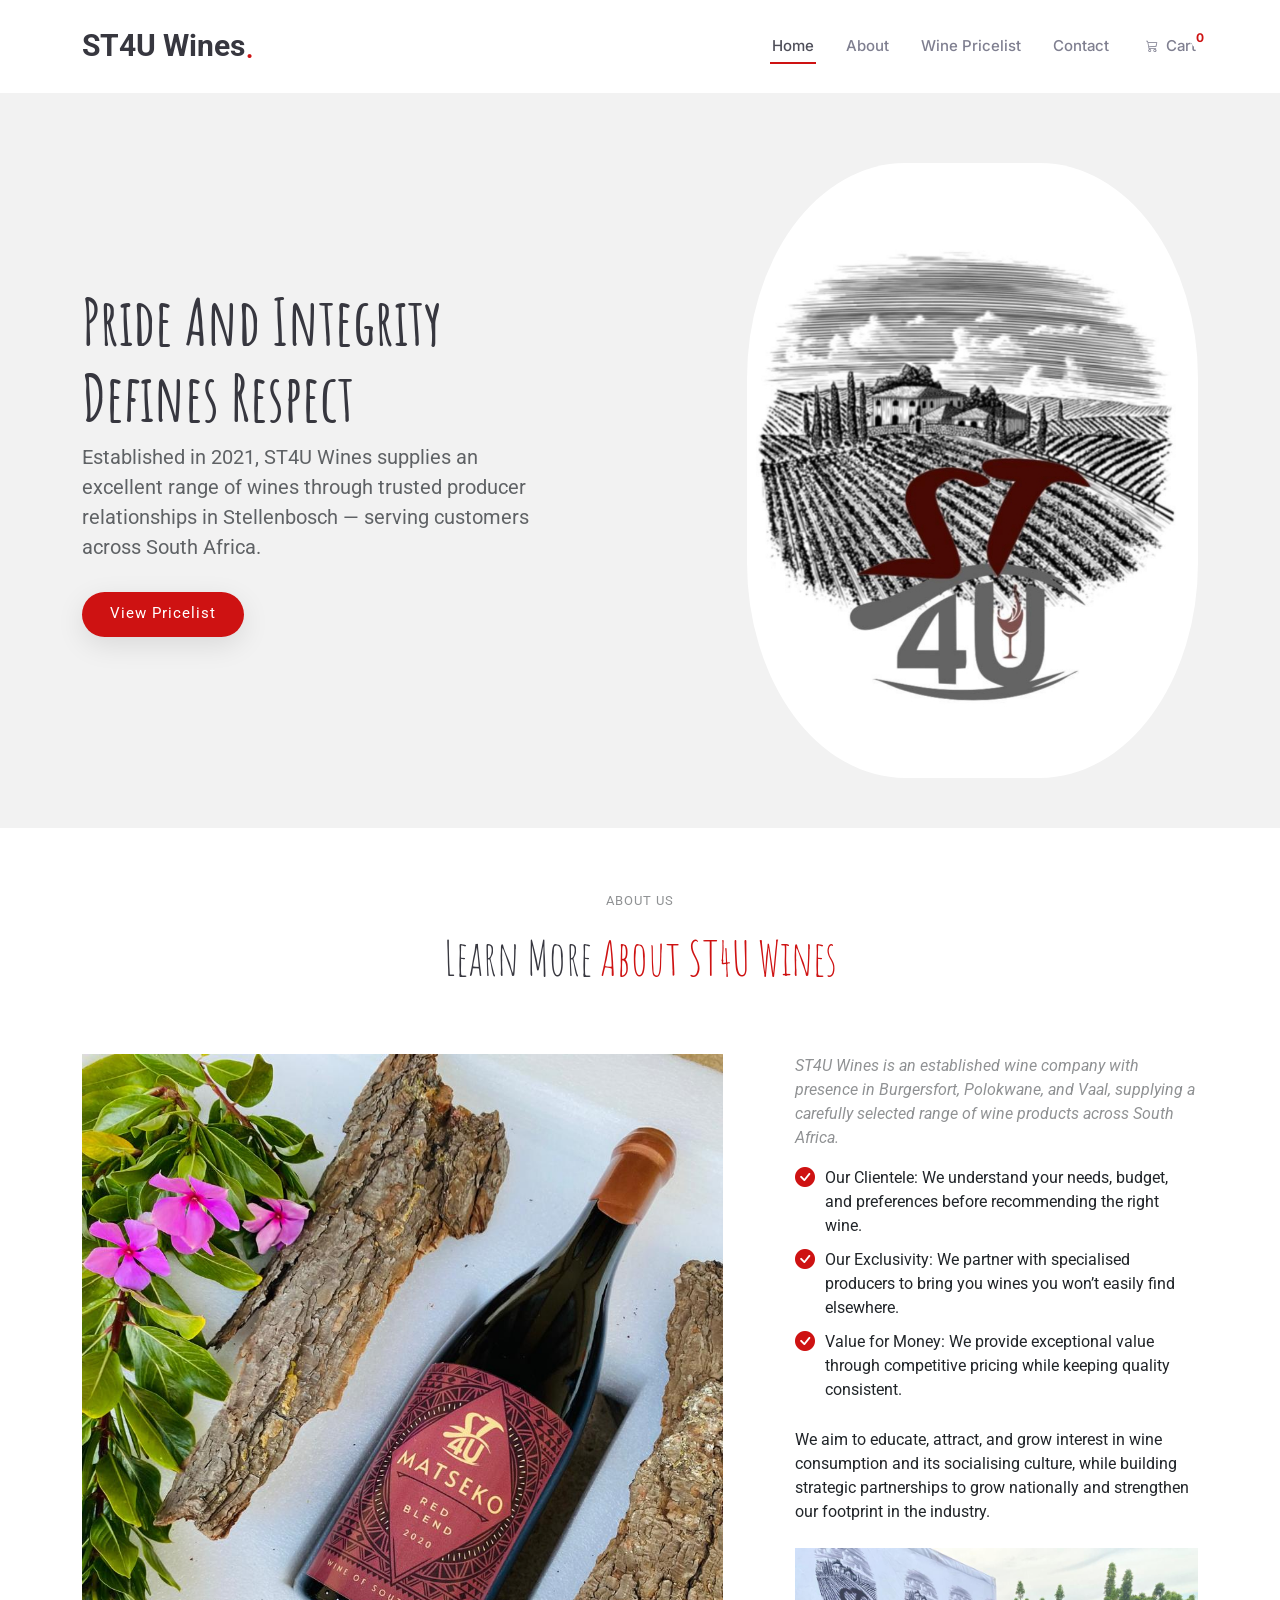
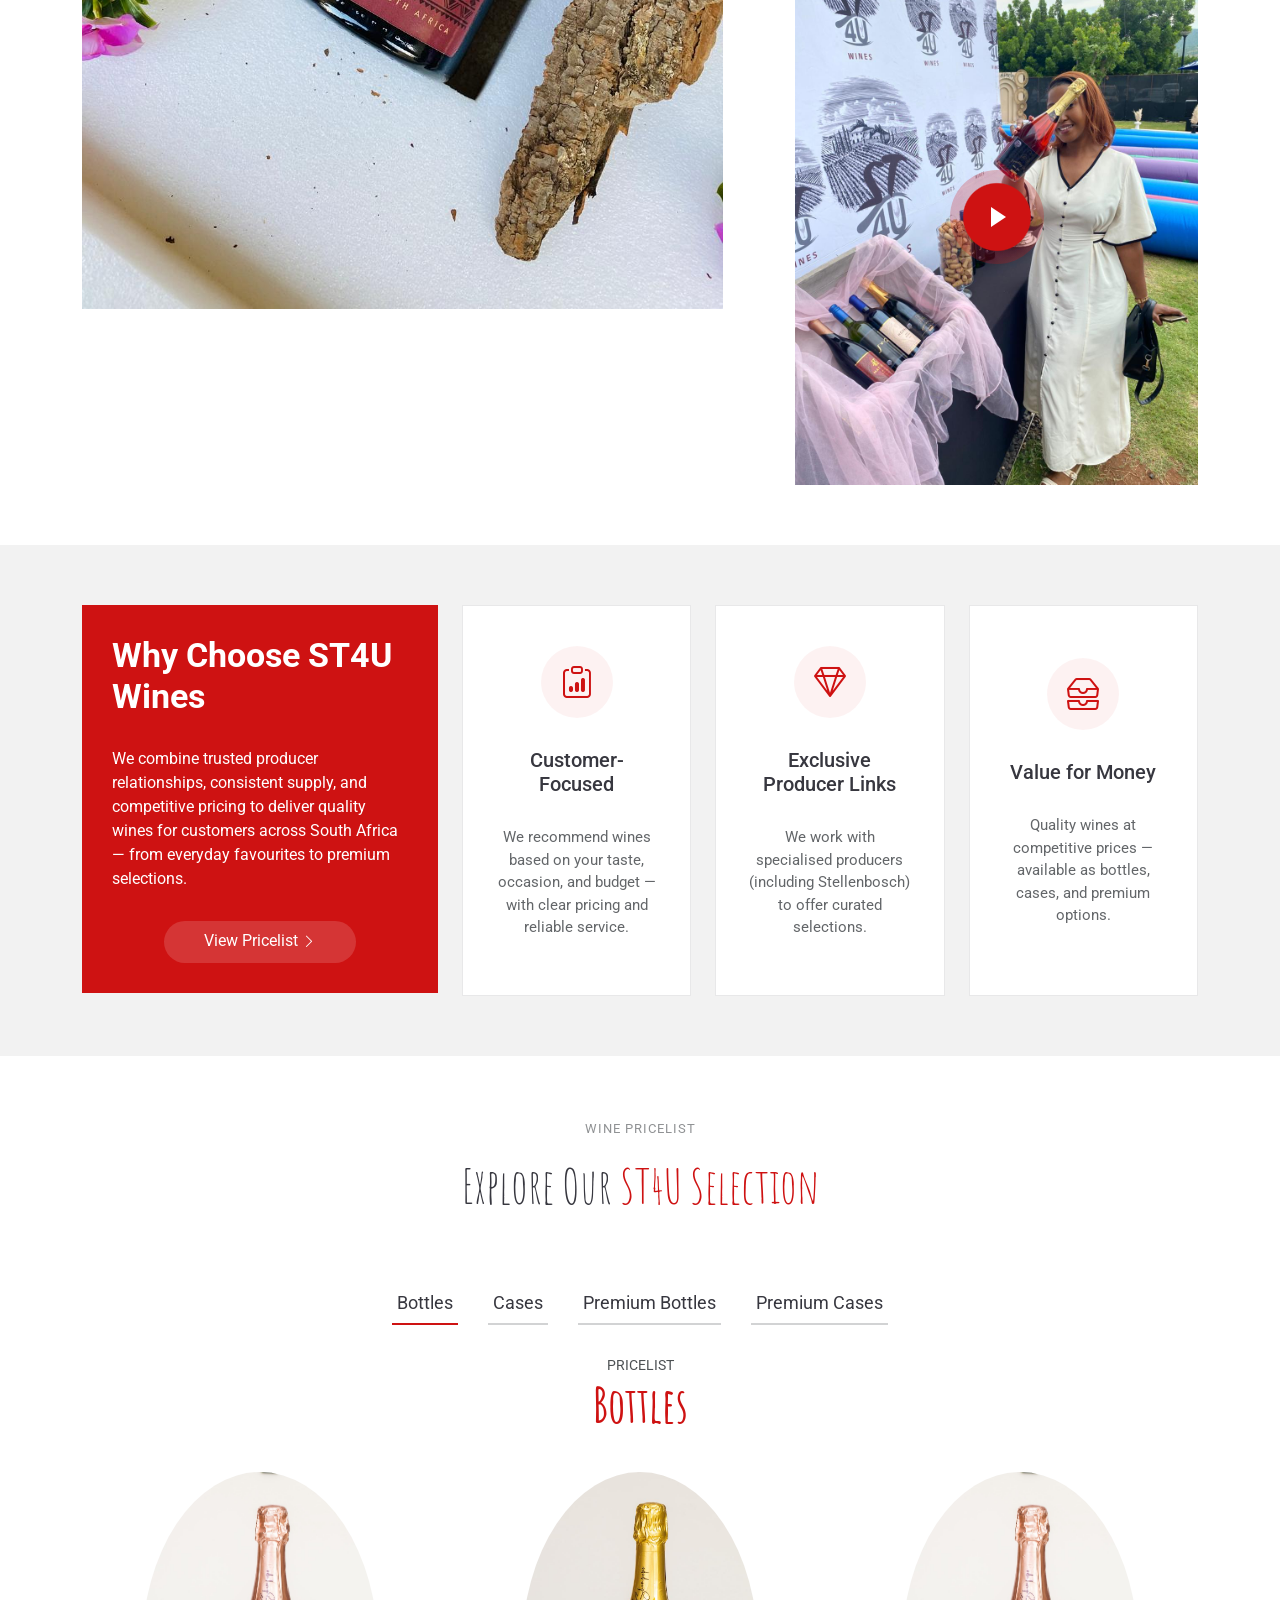
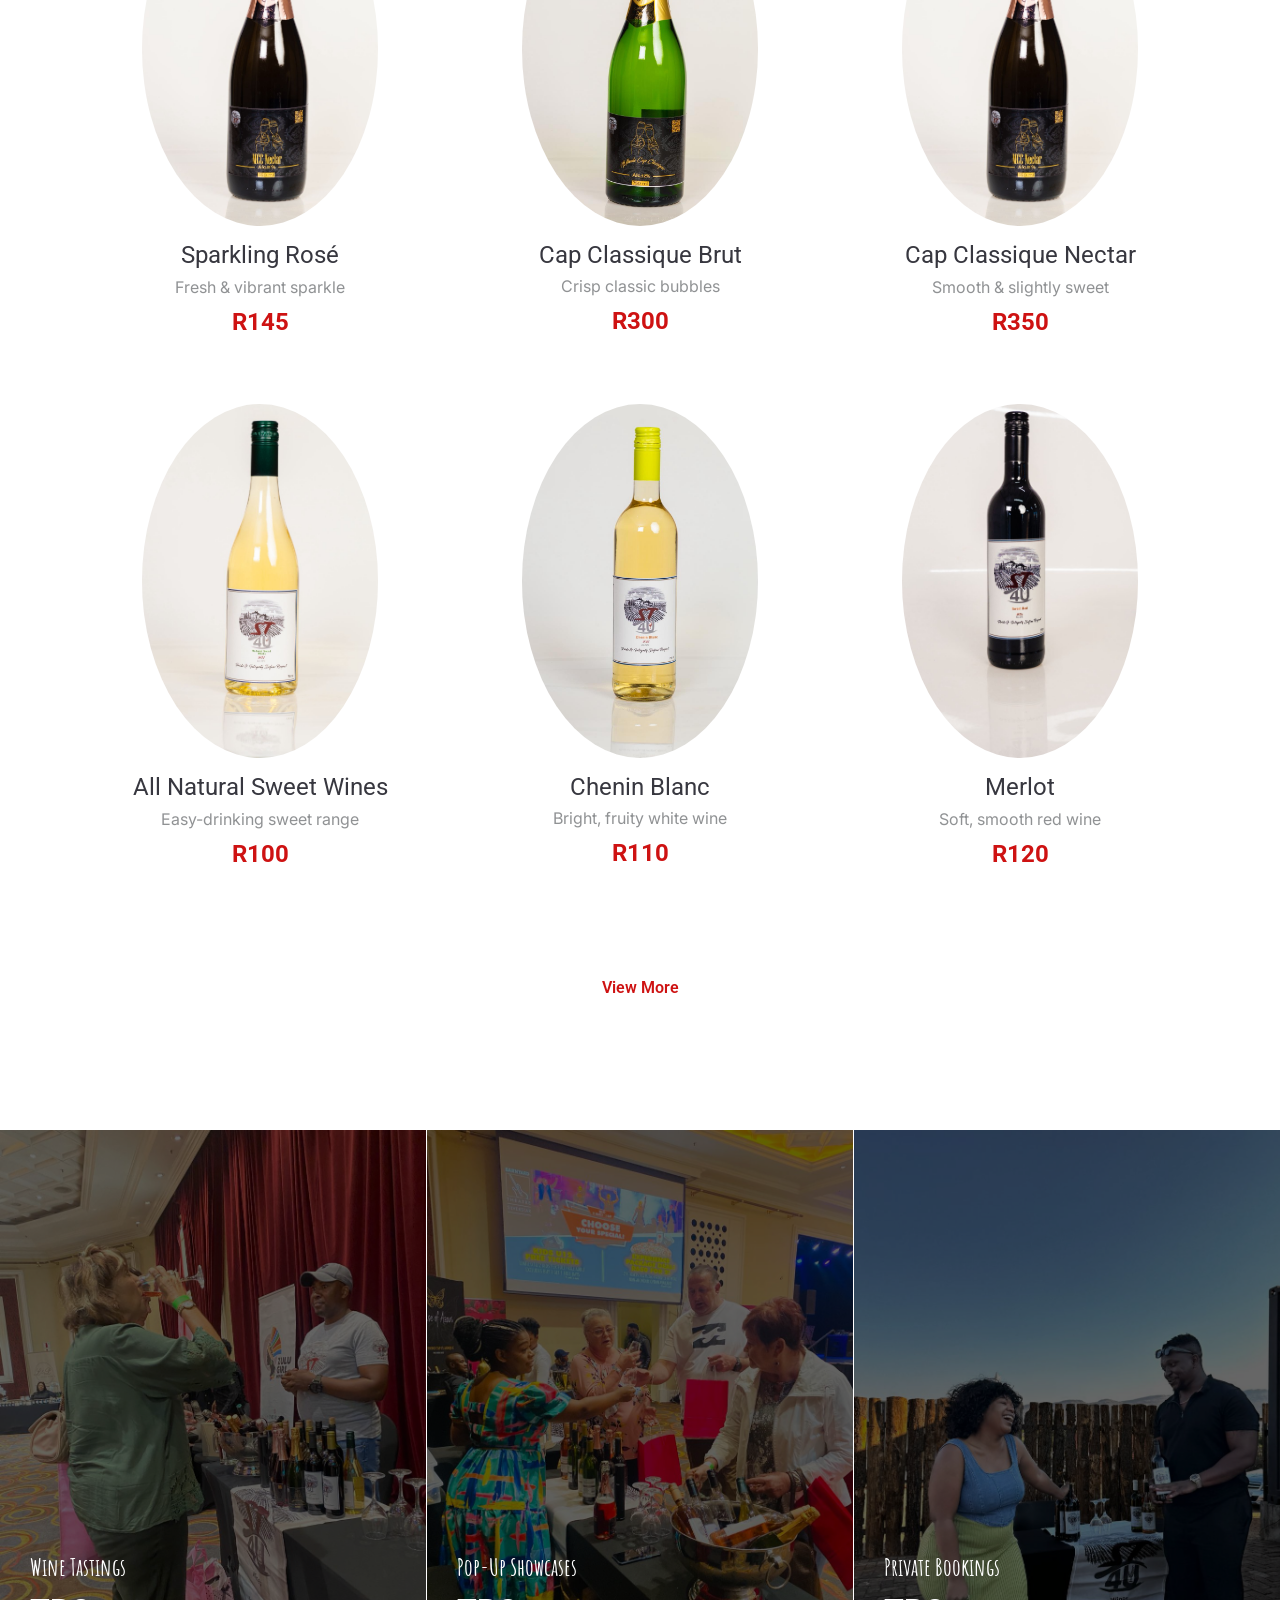
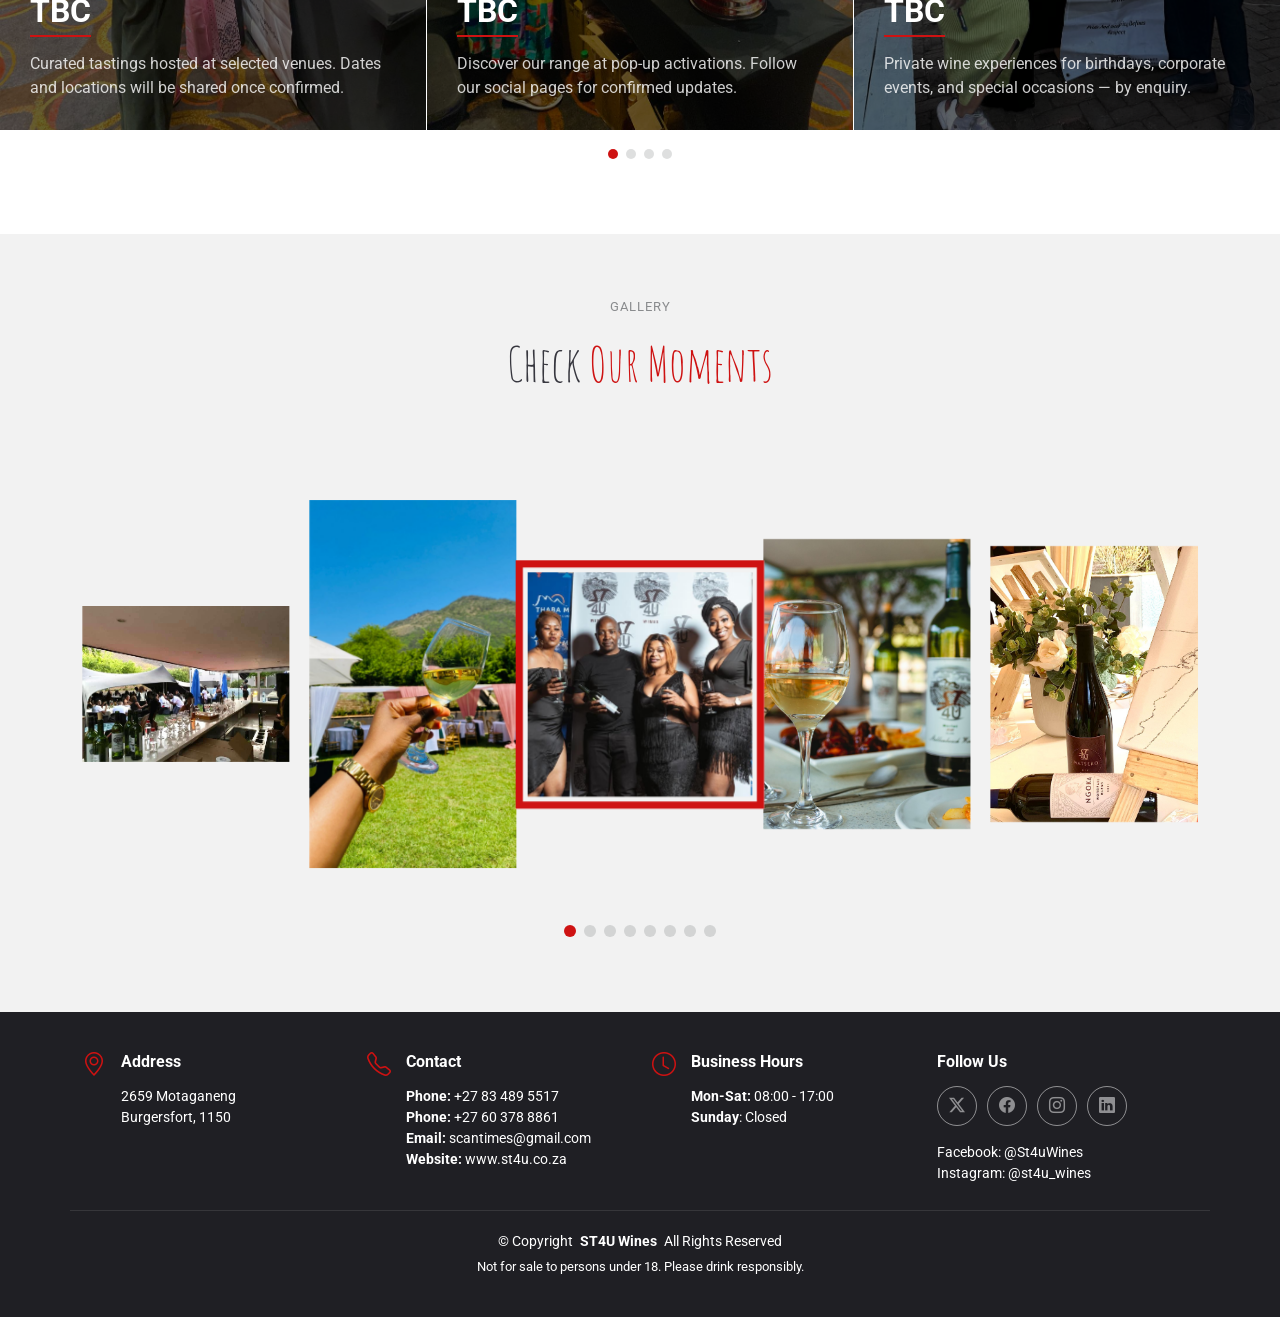
<file: index.html>
<!DOCTYPE html>
<html lang="en">

<head>
  <meta charset="utf-8">
  <meta content="width=device-width, initial-scale=1.0" name="viewport">
  <title>Home - ST4U Wines</title>
  <meta name="description" content="ST4U Wines - Exclusive wines from Stellenbosch producers. Bottles, cases, and premium range.">
  <meta name="keywords" content="ST4U Wines, wine, Stellenbosch, Cap Classique, Chenin Blanc, Merlot, Cabernet Sauvignon, South Africa">

  <!-- Favicons -->
  <link href="assets/img/gallery/logo.jpg" rel="icon">
  <link href="assets/img/gallery/logo.jpg" rel="apple-touch-icon">

  <!-- Fonts -->
  <link href="https://fonts.googleapis.com" rel="preconnect">
  <link href="https://fonts.gstatic.com" rel="preconnect" crossorigin>
  <link href="https://fonts.googleapis.com/css2?family=Roboto:ital,wght@0,100;0,300;0,400;0,500;0,700;0,900;1,100;1,300;1,400;1,500;1,700;1,900&family=Inter:wght@100;200;300;400;500;600;700;800;900&family=Amatic+SC:wght@400;700&display=swap" rel="stylesheet">

  <!-- Vendor CSS Files -->
  <link href="assets/vendor/bootstrap/css/bootstrap.min.css" rel="stylesheet">
  <link href="assets/vendor/bootstrap-icons/bootstrap-icons.css" rel="stylesheet">
  <link href="assets/vendor/aos/aos.css" rel="stylesheet">
  <link href="assets/vendor/glightbox/css/glightbox.min.css" rel="stylesheet">
  <link href="assets/vendor/swiper/swiper-bundle.min.css" rel="stylesheet">

  <!-- Main CSS File -->
  <link href="assets/css/main.css" rel="stylesheet">

</head>

<body class="index-page">

  <header id="header" class="header d-flex align-items-center sticky-top">
    <div class="container position-relative d-flex align-items-center justify-content-between">

      <a href="index.html" class="logo d-flex align-items-center me-auto me-xl-0">
        <h1 class="sitename">ST4U Wines</h1>
        <span>.</span>
      </a>

      <nav id="navmenu" class="navmenu">
        <ul>
          <li><a href="#hero" class="active">Home<br></a></li>
          <li><a href="about.html">About</a></li>
          <li><a href="winepricelist.html">Wine Pricelist</a></li>
          <li><a href="contact.html">Contact</a></li>
          <li>
            <a href="cart.html" class="btn-get-started cart-nav-btn">
              <i class="bi bi-cart3"></i>
              Cart
              <span id="cart-count" class="cart-count-badge">0</span>
            </a>
          </li>
        </ul>
        <i class="mobile-nav-toggle d-xl-none bi bi-list"></i>
      </nav>

    </div>
  </header>

  <main class="main">

    <!-- Hero Section -->
    <section id="hero" class="hero section light-background">

      <div class="container">
        <div class="row gy-4 justify-content-center justify-content-lg-between">
          <div class="col-lg-5 order-2 order-lg-1 d-flex flex-column justify-content-center">
            <h1 data-aos="fade-up">Pride And Integrity<br>Defines Respect</h1>
            <p data-aos="fade-up" data-aos-delay="100">Established in 2021, ST4U Wines supplies an excellent range of wines through trusted producer relationships in Stellenbosch — serving customers across South Africa.</p>
            <div class="d-flex" data-aos="fade-up" data-aos-delay="200">
              <a href="winepricelist.html" class="btn-get-started">View Pricelist</a>
            </div>
          </div>
          <div class="col-lg-5 order-1 order-lg-2 hero-img" data-aos="zoom-out">
            <img src="assets/img/gallery/logo.jpg" class="img-fluid animated" alt="" id="logo1">
          </div>
        </div>
      </div>

    </section><!-- /Hero Section -->

    <!-- About Section -->
    <section id="about" class="about section">

      <div class="container section-title" data-aos="fade-up">
        <h2>About Us<br></h2>
        <p><span>Learn More</span> <span class="description-title">About ST4U Wines</span></p>
      </div>

      <div class="container">

        <div class="row gy-4">
          <div class="col-lg-7" data-aos="fade-up" data-aos-delay="100">
            <img src="assets/img/gallery/IMG-20260205-WA0025.jpg" class="img-fluid mb-4" alt="">
          </div>
          <div class="col-lg-5" data-aos="fade-up" data-aos-delay="250">
            <div class="content ps-0 ps-lg-5">
              <p class="fst-italic">
                ST4U Wines is an established wine company with presence in Burgersfort, Polokwane, and Vaal, supplying a carefully selected range of wine products across South Africa.
              </p>
              <ul>
                <li><i class="bi bi-check-circle-fill"></i> <span>Our Clientele: We understand your needs, budget, and preferences before recommending the right wine.</span></li>
                <li><i class="bi bi-check-circle-fill"></i> <span>Our Exclusivity: We partner with specialised producers to bring you wines you won’t easily find elsewhere.</span></li>
                <li><i class="bi bi-check-circle-fill"></i> <span>Value for Money: We provide exceptional value through competitive pricing while keeping quality consistent.</span></li>
              </ul>
              <p>
                We aim to educate, attract, and grow interest in wine consumption and its socialising culture, while building strategic partnerships to grow nationally and strengthen our footprint in the industry.
              </p>

              <div class="position-relative mt-4">
                <img src="assets/img/gallery/E5.jpg" class="img-fluid" alt="">
                <a href="assets/img/gallery/VID-20260301-WA0041.mp4" class="glightbox pulsating-play-btn"></a>
              </div>
            </div>
          </div>
        </div>

      </div>

    </section><!-- /About Section -->

    <!-- Why Us Section -->
    <section id="why-us" class="why-us section light-background">

      <div class="container">

        <div class="row gy-4">

          <div class="col-lg-4" data-aos="fade-up" data-aos-delay="100">
            <div class="why-box">
              <h3>Why Choose ST4U Wines</h3>
              <p>
                We combine trusted producer relationships, consistent supply, and competitive pricing to deliver quality wines for customers across South Africa — from everyday favourites to premium selections.
              </p>
              <div class="text-center">
                <a href="winepricelist.html" class="more-btn"><span>View Pricelist</span> <i class="bi bi-chevron-right"></i></a>
              </div>
            </div>
          </div>

          <div class="col-lg-8 d-flex align-items-stretch">
            <div class="row gy-4" data-aos="fade-up" data-aos-delay="200">

              <div class="col-xl-4">
                <div class="icon-box d-flex flex-column justify-content-center align-items-center">
                  <i class="bi bi-clipboard-data"></i>
                  <h4>Customer-Focused</h4>
                  <p>We recommend wines based on your taste, occasion, and budget — with clear pricing and reliable service.</p>
                </div>
              </div>

              <div class="col-xl-4" data-aos="fade-up" data-aos-delay="300">
                <div class="icon-box d-flex flex-column justify-content-center align-items-center">
                  <i class="bi bi-gem"></i>
                  <h4>Exclusive Producer Links</h4>
                  <p>We work with specialised producers (including Stellenbosch) to offer curated selections.</p>
                </div>
              </div>

              <div class="col-xl-4" data-aos="fade-up" data-aos-delay="400">
                <div class="icon-box d-flex flex-column justify-content-center align-items-center">
                  <i class="bi bi-inboxes"></i>
                  <h4>Value for Money</h4>
                  <p>Quality wines at competitive prices — available as bottles, cases, and premium options.</p>
                </div>
              </div>

            </div>
          </div>

        </div>

      </div>

    </section><!-- /Why Us Section -->

    <!-- Menu Section -->
    <section id="menu" class="menu section">

      <div class="container section-title" data-aos="fade-up">
        <h2>Wine Pricelist</h2>
        <p><span>Explore Our</span> <span class="description-title">ST4U Selection</span></p>
      </div>

      <div class="container">

        <ul class="nav nav-tabs d-flex justify-content-center" data-aos="fade-up" data-aos-delay="100">

          <li class="nav-item">
            <a class="nav-link active show" data-bs-toggle="tab" data-bs-target="#menu-starters">
              <h4>Bottles</h4>
            </a>
          </li>

          <li class="nav-item">
            <a class="nav-link" data-bs-toggle="tab" data-bs-target="#menu-breakfast">
              <h4>Cases</h4>
            </a>
          </li>

          <li class="nav-item">
            <a class="nav-link" data-bs-toggle="tab" data-bs-target="#menu-lunch">
              <h4>Premium Bottles</h4>
            </a>
          </li>

          <li class="nav-item">
            <a class="nav-link" data-bs-toggle="tab" data-bs-target="#menu-dinner">
              <h4>Premium Cases</h4>
            </a>
          </li>

        </ul>

        <div class="tab-content" data-aos="fade-up" data-aos-delay="200">

          <div class="tab-pane fade active show" id="menu-starters">

            <div class="tab-header text-center">
              <p>Pricelist</p>
              <h3>Bottles</h3>
            </div>

            <div class="row gy-5">

              <div class="col-lg-4 menu-item">
                <a href="assets/img/gallery/MCCnectar-W.jpg" class="glightbox"><img id="img-menu" src="assets/img/gallery/MCCnectar-W.jpg" class="menu-img img-fluid" alt=""></a>
                <h4>Sparkling Rosé</h4>
                <p class="ingredients">
                  Fresh & vibrant sparkle
                </p>
                <p class="price">
                  R145
                </p>
              </div>

              <div class="col-lg-4 menu-item">
                <a href="assets/img/gallery/Brut.jpg" class="glightbox"><img id="img-menu" src="assets/img/gallery/Brut.jpg" class="menu-img img-fluid" alt=""></a>
                <h4>Cap Classique Brut</h4>
                <p class="ingredients">
                  Crisp classic bubbles
                </p>
                <p class="price">
                  R300
                </p>
              </div>

              <div class="col-lg-4 menu-item">
                <a href="assets/img/gallery/MCCnectar-W.jpg" class="glightbox"><img id="img-menu" src="assets/img/gallery/MCCnectar-W.jpg" class="menu-img img-fluid" alt=""></a>
                <h4>Cap Classique Nectar</h4>
                <p class="ingredients">
                  Smooth & slightly sweet
                </p>
                <p class="price">
                  R350
                </p>
              </div>

              <div class="col-lg-4 menu-item">
                <a href="assets/img/gallery/NaturalSweetWhite-W.jpg" class="glightbox"><img id="img-menu" src="assets/img/gallery/NaturalSweetWhite-W.jpg" class="menu-img img-fluid" alt=""></a>
                <h4>All Natural Sweet Wines</h4>
                <p class="ingredients">
                  Easy-drinking sweet range
                </p>
                <p class="price">
                  R100
                </p>
              </div>

              <div class="col-lg-4 menu-item">
                <a href="assets/img/gallery/CheninBlanc-W.jpg" class="glightbox"><img id="img-menu" src="assets/img/gallery/CheninBlanc-W.jpg" class="menu-img img-fluid" alt=""></a>
                <h4>Chenin Blanc</h4>
                <p class="ingredients">
                  Bright, fruity white wine
                </p>
                <p class="price">
                  R110
                </p>
              </div>

              <div class="col-lg-4 menu-item">
                <a href="assets/img/gallery/SweetRed-W.jpg" class="glightbox"><img id="img-menu" src="assets/img/gallery/SweetRed-W.jpg" class="menu-img img-fluid" alt=""></a>
                <h4>Merlot</h4>
                <p class="ingredients">
                  Soft, smooth red wine
                </p>
                <p class="price">
                  R120
                </p>
              </div>

            </div>
          </div>

          <div class="tab-pane fade" id="menu-breakfast">

            <div class="tab-header text-center">
              <p>Pricelist</p>
              <h3>Cases</h3>
            </div>

            <div class="row gy-5">

              <div class="col-lg-4 menu-item">
                <a href="assets/img/gallery/MCCnectar-W.jpg" class="glightbox"><img id="img-menu" src="assets/img/gallery/MCCnectar-W.jpg" class="menu-img img-fluid" alt=""></a>
                <h4>Sparkling Rosé (Case)</h4>
                <p class="ingredients">
                  Great for celebrations
                </p>
                <p class="price">
                  R850
                </p>
              </div>

              <div class="col-lg-4 menu-item">
                <a href="assets/img/gallery/Brut.jpg" class="glightbox"><img id="img-menu" src="assets/img/gallery/Brut.jpg" class="menu-img img-fluid" alt=""></a>
                <h4>Cap Classique Brut (Case)</h4>
                <p class="ingredients">
                  Classic sparkling case
                </p>
                <p class="price">
                  R1800
                </p>
              </div>

              <div class="col-lg-4 menu-item">
                <a href="assets/img/gallery/MCCnectar-W.jpg" class="glightbox"><img id="img-menu" src="assets/img/gallery/MCCnectar-W.jpg" class="menu-img img-fluid" alt=""></a>
                <h4>Cap Classique Nectar (Case)</h4>
                <p class="ingredients">
                  Smooth & elegant bubbles
                </p>
                <p class="price">
                  R2000
                </p>
              </div>

              <div class="col-lg-4 menu-item">
                <a href="assets/img/gallery/NaturalSweetWhite-W.jpg" class="glightbox"><img id="img-menu" src="assets/img/gallery/NaturalSweetWhite-W.jpg" class="menu-img img-fluid" alt=""></a>
                <h4>All Natural Sweet Wines (Case)</h4>
                <p class="ingredients">
                  Sweet range case
                </p>
                <p class="price">
                  R560
                </p>
              </div>

              <div class="col-lg-4 menu-item">
                <a href="assets/img/gallery/CheninBlanc-W.jpg" class="glightbox"><img id="img-menu" src="assets/img/gallery/CheninBlanc-W.jpg" class="menu-img img-fluid" alt=""></a>
                <h4>Chenin Blanc (Case)</h4>
                <p class="ingredients">
                  White wine case
                </p>
                <p class="price">
                  R620
                </p>
              </div>

              <div class="col-lg-4 menu-item">
                <a href="assets/img/gallery/Matseko.jpg" class="glightbox"><img id="img-menu" src="assets/img/gallery/Matseko.jpg" class="menu-img img-fluid" alt=""></a>
                <h4>Cabernet Sauvignon (Case)</h4>
                <p class="ingredients">
                  Bold red wine case
                </p>
                <p class="price">
                  R680
                </p>
              </div>

            </div>
          </div>

          <div class="tab-pane fade" id="menu-lunch">

            <div class="tab-header text-center">
              <p>Premium</p>
              <h3>Premium Bottles</h3>
            </div>

            <div class="row gy-5">

              <div class="col-lg-4 menu-item">
                <a href="assets/img/gallery/Matseko.jpg" class="glightbox"><img id="img-menu" src="assets/img/gallery/Ngoka.jpg" class="menu-img img-fluid" alt=""></a>
                <h4>Bordeaux Red Blend</h4>
                <p class="ingredients">
                  Premium red blend bottle
                </p>
                <p class="price">
                  R220
                </p>
              </div>

              <div class="col-lg-4 menu-item">
                <a href="assets/img/gallery/Pinotage-W.jpg" class="glightbox"><img id="img-menu" src="assets/img/gallery/Pinotage-W.jpg" class="menu-img img-fluid" alt=""></a>
                <h4>Cabernet Sauvignon / Merlot</h4>
                <p class="ingredients">
                  Premium red blend bottle
                </p>
                <p class="price">
                  R210
                </p>
              </div>

              <div class="col-lg-4 menu-item">
                <a href="assets/img/gallery/CheninBlanc-W.jpg" class="glightbox"><img id="img-menu" src="assets/img/gallery/CheninBlanc-W.jpg" class="menu-img img-fluid" alt=""></a>
                <h4>Cabernet Sauvignon</h4>
                <p class="ingredients">
                  Classic bold red bottle
                </p>
                <p class="price">
                  R120
                </p>
              </div>

              <div class="col-lg-4 menu-item">
                <a href="assets/img/gallery/SweetRed-W.jpg" class="glightbox"><img id="img-menu" src="assets/img/gallery/SweetRed-W.jpg" class="menu-img img-fluid" alt=""></a>
                <h4>Merlot</h4>
                <p class="ingredients">
                  Smooth & balanced red
                </p>
                <p class="price">
                  R120
                </p>
              </div>

              <div class="col-lg-4 menu-item">
                <a href="assets/img/gallery/CheninBlanc-W.jpg" class="glightbox"><img id="img-menu" src="assets/img/gallery/CheninBlanc-W.jpg" class="menu-img img-fluid" alt=""></a>
                <h4>Chenin Blanc</h4>
                <p class="ingredients">
                  Crisp & fruity white
                </p>
                <p class="price">
                  R110
                </p>
              </div>

              <div class="col-lg-4 menu-item">
                <a href="assets/img/gallery/NaturalSweetWhite-W.jpg" class="glightbox"><img id="img-menu" src="assets/img/gallery/NaturalSweetWhite-W.jpg" class="menu-img img-fluid" alt=""></a>
                <h4>All Natural Sweet Wines</h4>
                <p class="ingredients">
                  Sweet & easy-drinking
                </p>
                <p class="price">
                  R100
                </p>
              </div>

            </div>
          </div>

          <div class="tab-pane fade" id="menu-dinner">

            <div class="tab-header text-center">
              <p>Premium</p>
              <h3>Premium Cases</h3>
            </div>

            <div class="row gy-5">

              <div class="col-lg-4 menu-item">
                <a href="assets/img/gallery/Ngoka.jpg" class="glightbox"><img id="img-menu" src="assets/img/gallery/Ngoka.jpg" class="menu-img img-fluid" alt=""></a>
                <h4>Bordeaux Red Blend (Case)</h4>
                <p class="ingredients">
                  Premium case option
                </p>
                <p class="price">
                  R1220
                </p>
              </div>

              <div class="col-lg-4 menu-item">
                <a href="assets/img/gallery/Matseko.jpg" class="glightbox"><img id="img-menu" src="assets/img/gallery/Matseko.jpg" class="menu-img img-fluid" alt=""></a>
                <h4>Cabernet Sauvignon / Merlot (Case)</h4>
                <p class="ingredients">
                  Premium case option
                </p>
                <p class="price">
                  R1160
                </p>
              </div>

              <div class="col-lg-4 menu-item">
                <a href="assets/img/gallery/Brut.jpg" class="glightbox"><img id="img-menu" src="assets/img/gallery/Brut.jpg" class="menu-img img-fluid" alt=""></a>
                <h4>Cap Classique Brut (Case)</h4>
                <p class="ingredients">
                  Sparkling case option
                </p>
                <p class="price">
                  R1800
                </p>
              </div>

              <div class="col-lg-4 menu-item">
                <a href="assets/img/gallery/MCCnectar-W.jpg" class="glightbox"><img id="img-menu" src="assets/img/gallery/MCCnectar-W.jpg" class="menu-img img-fluid" alt=""></a>
                <h4>Cap Classique Nectar (Case)</h4>
                <p class="ingredients">
                  Sparkling case option
                </p>
                <p class="price">
                  R2000
                </p>
              </div>

              <div class="col-lg-4 menu-item">
                <a href="assets/img/gallery/CheninBlanc-W.jpg" class="glightbox"><img id="img-menu" src="assets/img/gallery/CheninBlanc-W.jpg" class="menu-img img-fluid" alt=""></a>
                <h4>Chenin Blanc (Case)</h4>
                <p class="ingredients">
                  White wine case option
                </p>
                <p class="price">
                  R620
                </p>
              </div>

              <div class="col-lg-4 menu-item">
                <a href="assets/img/gallery/SweetRed-W.jpg" class="glightbox"><img id="img-menu" src="assets/img/gallery/SweetRed-W.jpg" class="menu-img img-fluid" alt=""></a>
                <h4>Merlot (Case)</h4>
                <p class="ingredients">
                  Red wine case option
                </p>
                <p class="price">
                  R680
                </p>
              </div>

            </div>
          </div>

          <div class="text-center mt-5" data-aos="fade-up" data-aos-delay="200">
            <a href="winepricelist.html" class="btn-get-started">View More</a>
          </div>
        </div>

      </div>

    </section><!-- /Menu Section -->

    <!-- Events Section -->
    <section id="events" class="events section">

      <div class="container-fluid" data-aos="fade-up" data-aos-delay="100">

        <div class="swiper init-swiper">
          <script type="application/json" class="swiper-config">
            {
              "loop": true,
              "speed": 600,
              "autoplay": {
                "delay": 5000
              },
              "slidesPerView": "auto",
              "pagination": {
                "el": ".swiper-pagination",
                "type": "bullets",
                "clickable": true
              },
              "breakpoints": {
                "320": {
                  "slidesPerView": 1,
                  "spaceBetween": 40
                },
                "1200": {
                  "slidesPerView": 3,
                  "spaceBetween": 1
                }
              }
            }
          </script>
          <div class="swiper-wrapper">

            <div class="swiper-slide event-item d-flex flex-column justify-content-end" style="background-image: url(assets/img/gallery/E1.jpg)">
              <h3>Wine Tastings</h3>
              <div class="price align-self-start">TBC</div>
              <p class="description">
                Curated tastings hosted at selected venues. Dates and locations will be shared once confirmed.
              </p>
            </div>

            <div class="swiper-slide event-item d-flex flex-column justify-content-end" style="background-image: url(assets/img/gallery/E2.jpg)">
              <h3>Pop-Up Showcases</h3>
              <div class="price align-self-start">TBC</div>
              <p class="description">
                Discover our range at pop-up activations. Follow our social pages for confirmed updates.
              </p>
            </div>

            <div class="swiper-slide event-item d-flex flex-column justify-content-end" style="background-image: url(assets/img/gallery/E3.jpg)">
              <h3>Private Bookings</h3>
              <div class="price align-self-start">TBC</div>
              <p class="description">
                Private wine experiences for birthdays, corporate events, and special occasions — by enquiry.
              </p>
            </div>

            <div class="swiper-slide event-item d-flex flex-column justify-content-end" style="background-image: url(assets/img/gallery/E4.jpg)">
              <h3>Corporate Functions</h3>
              <div class="price align-self-start">TBC</div>
              <p class="description">
                Wine supply and experiences for corporate functions. Speak to us to plan your event.
              </p>
            </div>

          </div>
          <div class="swiper-pagination"></div>
        </div>

      </div>

    </section><!-- /Events Section -->

    <!-- Gallery Section -->
    <section id="gallery" class="gallery section light-background">

      <div class="container section-title" data-aos="fade-up">
        <h2>Gallery</h2>
        <p><span>Check</span> <span class="description-title">Our Moments</span></p>
      </div>

      <div class="container" data-aos="fade-up" data-aos-delay="100">

        <div class="swiper init-swiper">
          <script type="application/json" class="swiper-config">
            {
              "loop": true,
              "speed": 600,
              "autoplay": {
                "delay": 5000
              },
              "slidesPerView": "auto",
              "centeredSlides": true,
              "pagination": {
                "el": ".swiper-pagination",
                "type": "bullets",
                "clickable": true
              },
              "breakpoints": {
                "320": {
                  "slidesPerView": 1,
                  "spaceBetween": 0
                },
                "768": {
                  "slidesPerView": 3,
                  "spaceBetween": 20
                },
                "1200": {
                  "slidesPerView": 5,
                  "spaceBetween": 20
                }
              }
            }
          </script>
          <div class="swiper-wrapper align-items-center">
            <div class="swiper-slide"><a class="glightbox" data-gallery="images-gallery" href="assets/img/menu/IMG-20260311-WA0028.jpg"><img src="assets/img/menu/IMG-20260311-WA0028.jpg" class="img-fluid" alt=""></a></div>
            <div class="swiper-slide"><a class="glightbox" data-gallery="images-gallery" href="assets/img/menu/IMG-20260311-WA0031.jpg"><img src="assets/img/menu/IMG-20260311-WA0031.jpg" class="img-fluid" alt=""></a></div>
            <div class="swiper-slide"><a class="glightbox" data-gallery="images-gallery" href="assets/img/menu/IMG-20260311-WA0039.jpg"><img src="assets/img/menu/IMG-20260311-WA0039.jpg" class="img-fluid" alt=""></a></div>
            <div class="swiper-slide"><a class="glightbox" data-gallery="images-gallery" href="assets/img/menu/IMG-20260311-WA0040.jpg"><img src="assets/img/menu/IMG-20260311-WA0040.jpg" class="img-fluid" alt=""></a></div>
            <div class="swiper-slide"><a class="glightbox" data-gallery="images-gallery" href="assets/img/menu/IMG-20260311-WA0041.jpg"><img src="assets/img/menu/IMG-20260311-WA0041.jpg" class="img-fluid" alt=""></a></div>
            <div class="swiper-slide"><a class="glightbox" data-gallery="images-gallery" href="assets/img/menu/IMG-20260311-WA0042.jpg"><img src="assets/img/menu/IMG-20260311-WA0042.jpg" class="img-fluid" alt=""></a></div>
            <div class="swiper-slide"><a class="glightbox" data-gallery="images-gallery" href="assets/img/menu/IMG-20260311-WA0043.jpg"><img src="assets/img/menu/IMG-20260311-WA0043.jpg" class="img-fluid" alt=""></a></div>
            <div class="swiper-slide"><a class="glightbox" data-gallery="images-gallery" href="assets/img/menu/IMG-20260311-WA0044.jpg"><img src="assets/img/menu/IMG-20260311-WA0044.jpg" class="img-fluid" alt=""></a></div>
          </div>
          <div class="swiper-pagination"></div>
        </div>

      </div>

    </section><!-- /Gallery Section -->

  </main>

  <footer id="footer" class="footer dark-background">

    <div class="container">
      <div class="row gy-3">
        <div class="col-lg-3 col-md-6 d-flex">
          <i class="bi bi-geo-alt icon"></i>
          <div class="address">
            <h4>Address</h4>
            <p>2659 Motaganeng</p>
            <p>Burgersfort, 1150</p>
            <p></p>
          </div>

        </div>

        <div class="col-lg-3 col-md-6 d-flex">
          <i class="bi bi-telephone icon"></i>
          <div>
            <h4>Contact</h4>
            <p>
              <strong>Phone:</strong> <span>+27 83 489 5517</span><br>
              <strong>Phone:</strong> <span>+27 60 378 8861</span><br>
              <strong>Email:</strong> <span>scantimes@gmail.com</span><br>
              <strong>Website:</strong> <span>www.st4u.co.za</span><br>
            </p>
          </div>
        </div>

        <div class="col-lg-3 col-md-6 d-flex">
          <i class="bi bi-clock icon"></i>
          <div>
            <h4>Business Hours</h4>
            <p>
              <strong>Mon-Sat:</strong> <span>08:00 - 17:00</span><br>
              <strong>Sunday</strong>: <span>Closed</span>
            </p>
          </div>
        </div>

        <div class="col-lg-3 col-md-6">
          <h4>Follow Us</h4>
          <div class="social-links d-flex">
            <a href="#" class="twitter"><i class="bi bi-twitter-x"></i></a>
            <a href="#" class="facebook"><i class="bi bi-facebook"></i></a>
            <a href="#" class="instagram"><i class="bi bi-instagram"></i></a>
            <a href="#" class="linkedin"><i class="bi bi-linkedin"></i></a>
          </div>
          <p class="mt-3 mb-0">Facebook: @St4uWines<br>Instagram: @st4u_wines</p>
        </div>

      </div>
    </div>

    <div class="container copyright text-center mt-4">
      <p>© <span>Copyright</span> <strong class="px-1 sitename">ST4U Wines</strong> <span>All Rights Reserved</span></p>
      <div class="credits">
        Not for sale to persons under 18. Please drink responsibly.
      </div>
    </div>

  </footer>

  <a href="#" id="scroll-top" class="scroll-top d-flex align-items-center justify-content-center"><i class="bi bi-arrow-up-short"></i></a>
  <div id="preloader"></div>

  <script src="assets/vendor/bootstrap/js/bootstrap.bundle.min.js"></script>
  <script src="assets/vendor/php-email-form/validate.js"></script>
  <script src="assets/vendor/aos/aos.js"></script>
  <script src="assets/vendor/glightbox/js/glightbox.min.js"></script>
  <script src="assets/vendor/purecounter/purecounter_vanilla.js"></script>
  <script src="assets/vendor/swiper/swiper-bundle.min.js"></script>
  <script src="assets/js/main.js"></script>
  <script src="assets/js/cart.js"></script>

</body>

</html>
</file>
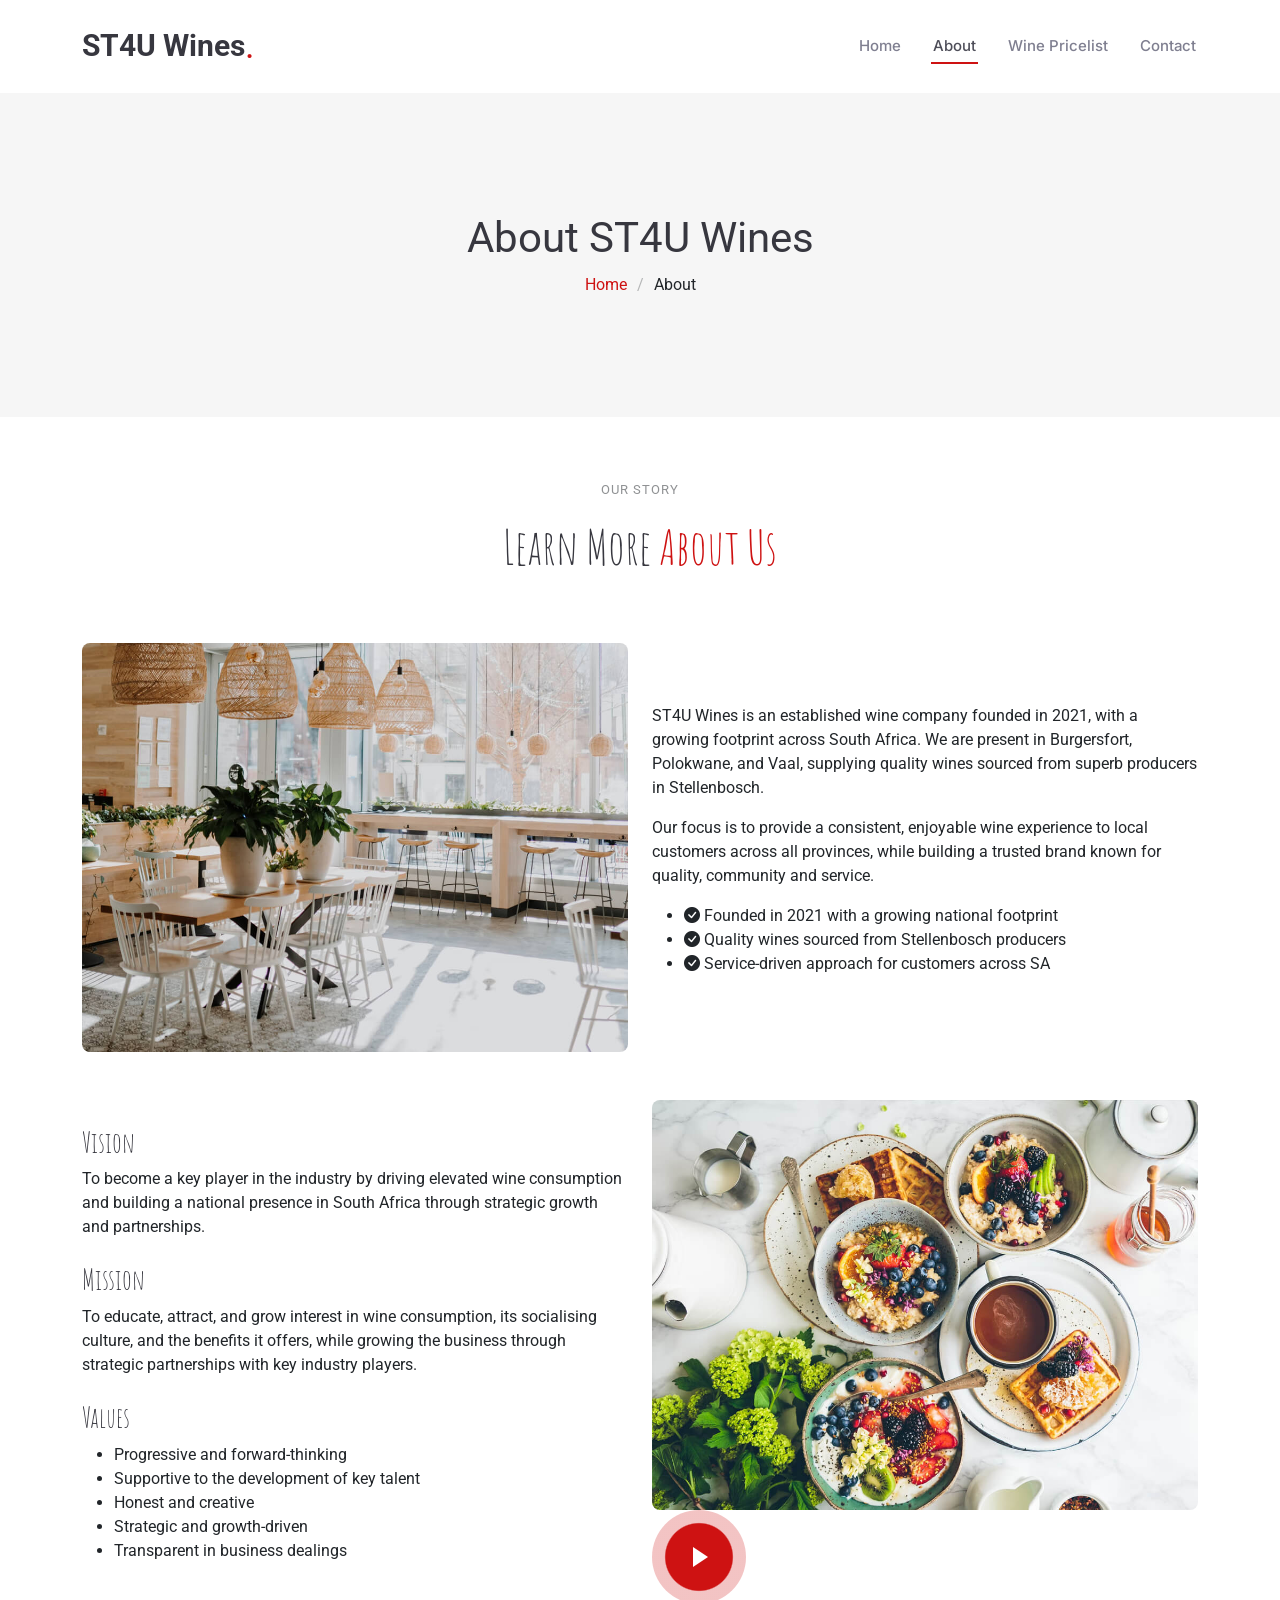
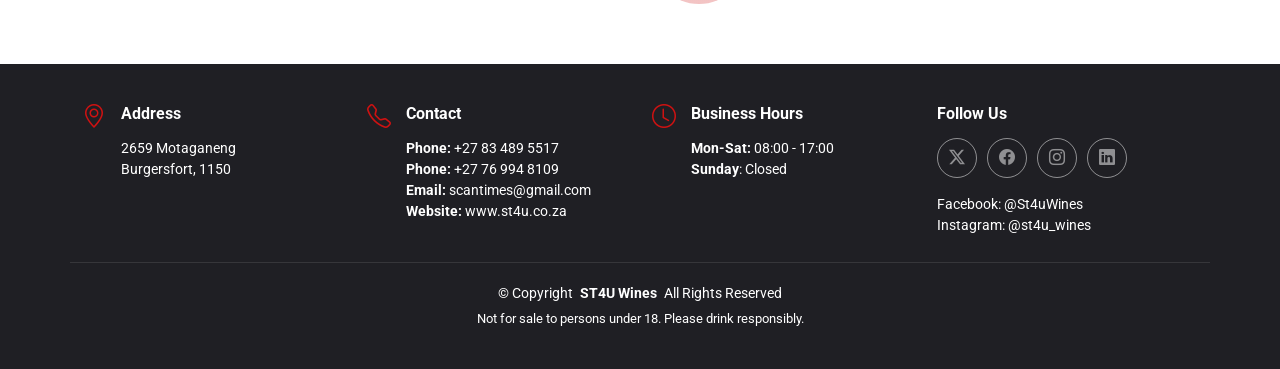
<file: about.html>
<!DOCTYPE html>
<html lang="en">

<head>
  <meta charset="utf-8">
  <meta content="width=device-width, initial-scale=1.0" name="viewport">
  <title>About - ST4U Wines</title>
  <meta name="description" content="Learn more about ST4U Wines, our vision, mission, and values.">
  <meta name="keywords" content="ST4U Wines, about, mission, vision, South Africa">

  <!-- Favicons -->
  <link href="assets/img/gallery/logo.jpg" rel="icon">
  <link href="assets/img/gallery/logo.jpg" rel="apple-touch-icon">

  <!-- Fonts -->
  <link href="https://fonts.googleapis.com" rel="preconnect">
  <link href="https://fonts.gstatic.com" rel="preconnect" crossorigin>
  <link href="https://fonts.googleapis.com/css2?family=Roboto:ital,wght@0,100;0,300;0,400;0,500;0,700;0,900;1,100;1,300;1,400;1,500;1,700;1,900&family=Inter:wght@100;200;300;400;500;600;700;800;900&family=Amatic+SC:wght@400;700&display=swap" rel="stylesheet">

  <!-- Vendor CSS Files -->
  <link href="assets/vendor/bootstrap/css/bootstrap.min.css" rel="stylesheet">
  <link href="assets/vendor/bootstrap-icons/bootstrap-icons.css" rel="stylesheet">
  <link href="assets/vendor/aos/aos.css" rel="stylesheet">
  <link href="assets/vendor/glightbox/css/glightbox.min.css" rel="stylesheet">
  <link href="assets/vendor/swiper/swiper-bundle.min.css" rel="stylesheet">

  <!-- Main CSS File -->
  <link href="assets/css/main.css" rel="stylesheet">
</head>

<body class="starter-page-page">

  <header id="header" class="header d-flex align-items-center sticky-top">
    <div class="container position-relative d-flex align-items-center justify-content-between">

      <a href="index.html" class="logo d-flex align-items-center me-auto me-xl-0">
        <!-- <img src="assets/img/logo.png" alt=""> -->
        <h1 class="sitename">ST4U Wines</h1>
        <span>.</span>
      </a>

      <nav id="navmenu" class="navmenu">
        <ul>
          <li><a href="index.html#hero">Home<br></a></li>
          <li><a href="about.html" class="active">About</a></li>
          <li><a href="winepricelist.html">Wine Pricelist</a></li>
          <li><a href="contact.html">Contact</a></li>
        </ul>
        <i class="mobile-nav-toggle d-xl-none bi bi-list"></i>
      </nav>

    </div>
  </header>

  <main class="main">

    <!-- Page Title -->
    <div class="page-title" data-aos="fade">
      <div class="container">
        <h1>About ST4U Wines</h1>
        <nav class="breadcrumbs">
          <ol>
            <li><a href="index.html">Home</a></li>
            <li class="current">About</li>
          </ol>
        </nav>
      </div>
    </div><!-- End Page Title -->

    <!-- Starter Section Section -->
    <section id="starter-section" class="starter-section section">

      <!-- Section Title -->
      <div class="container section-title" data-aos="fade-up">
        <h2>Our Story</h2>
        <p><span>Learn More</span> <span class="description-title">About Us</span></p>
      </div><!-- End Section Title -->

      <div class="container" data-aos="fade-up">

        <div class="row gy-4 align-items-center">
          <div class="col-lg-6">
            <img src="assets/img/about.jpg" class="img-fluid rounded-3" alt="">
          </div>

          <div class="col-lg-6">
            <p>
              ST4U Wines is an established wine company founded in 2021, with a growing footprint across South Africa.
              We are present in Burgersfort, Polokwane, and Vaal, supplying quality wines sourced from superb producers in Stellenbosch.
            </p>
            <p>
              Our focus is to provide a consistent, enjoyable wine experience to local customers across all provinces,
              while building a trusted brand known for quality, community and service.
            </p>

            <ul class="mt-3">
              <li><i class="bi bi-check-circle-fill"></i> <span>Founded in 2021 with a growing national footprint</span></li>
              <li><i class="bi bi-check-circle-fill"></i> <span>Quality wines sourced from Stellenbosch producers</span></li>
              <li><i class="bi bi-check-circle-fill"></i> <span>Service-driven approach for customers across SA</span></li>
            </ul>
          </div>
        </div>

        <div class="row gy-4 align-items-center mt-4">
          <div class="col-lg-6 order-2 order-lg-1">
            <h3>Vision</h3>
            <p>
              To become a key player in the industry by driving elevated wine consumption and building a national presence
              in South Africa through strategic growth and partnerships.
            </p>

            <h3 class="mt-4">Mission</h3>
            <p>
              To educate, attract, and grow interest in wine consumption, its socialising culture, and the benefits it offers,
              while growing the business through strategic partnerships with key industry players.
            </p>

            <h3 class="mt-4">Values</h3>
            <ul>
              <li>Progressive and forward-thinking</li>
              <li>Supportive to the development of key talent</li>
              <li>Honest and creative</li>
              <li>Strategic and growth-driven</li>
              <li>Transparent in business dealings</li>
            </ul>
          </div>

          <div class="col-lg-6 order-1 order-lg-2">
            <div class="position-relative">
              <img src="assets/img/about-2.jpg" class="img-fluid rounded-3" alt="">
              <a href="https://www.youtube.com/watch?v=Y7f98aduVJ8" class="glightbox pulsating-play-btn"></a>
            </div>
          </div>
        </div>

      </div>

    </section><!-- /Starter Section Section -->

  </main>

  <footer id="footer" class="footer dark-background">

    <div class="container">
      <div class="row gy-3">
        <div class="col-lg-3 col-md-6 d-flex">
          <i class="bi bi-geo-alt icon"></i>
          <div class="address">
            <h4>Address</h4>
            <p>2659 Motaganeng</p>
            <p>Burgersfort, 1150</p>
            <p></p>
          </div>

        </div>

        <div class="col-lg-3 col-md-6 d-flex">
          <i class="bi bi-telephone icon"></i>
          <div>
            <h4>Contact</h4>
            <p>
              <strong>Phone:</strong> <span>+27 83 489 5517</span><br>
              <strong>Phone:</strong> <span>+27 76 994 8109</span><br>
              <strong>Email:</strong> <span>scantimes@gmail.com</span><br>
              <strong>Website:</strong> <span>www.st4u.co.za</span><br>
            </p>
          </div>
        </div>

        <div class="col-lg-3 col-md-6 d-flex">
          <i class="bi bi-clock icon"></i>
          <div>
            <h4>Business Hours</h4>
            <p>
              <strong>Mon-Sat:</strong> <span>08:00 - 17:00</span><br>
              <strong>Sunday</strong>: <span>Closed</span>
            </p>
          </div>
        </div>

        <div class="col-lg-3 col-md-6">
          <h4>Follow Us</h4>
          <div class="social-links d-flex">
            <a href="#" class="twitter"><i class="bi bi-twitter-x"></i></a>
            <a href="#" class="facebook"><i class="bi bi-facebook"></i></a>
            <a href="#" class="instagram"><i class="bi bi-instagram"></i></a>
            <a href="#" class="linkedin"><i class="bi bi-linkedin"></i></a>
          </div>
          <p class="mt-3 mb-0">Facebook: @St4uWines<br>Instagram: @st4u_wines</p>
        </div>

      </div>
    </div>

    <div class="container copyright text-center mt-4">
      <p>© <span>Copyright</span> <strong class="px-1 sitename">ST4U Wines</strong> <span>All Rights Reserved</span></p>
      <div class="credits">
        Not for sale to persons under 18. Please drink responsibly.
      </div>
    </div>

  </footer>

  <!-- Scroll Top -->
  <a href="#" id="scroll-top" class="scroll-top d-flex align-items-center justify-content-center"><i class="bi bi-arrow-up-short"></i></a>

  <!-- Preloader -->
  <div id="preloader"></div>

  <!-- Vendor JS Files -->
  <script src="assets/vendor/bootstrap/js/bootstrap.bundle.min.js"></script>
  <script src="assets/vendor/php-email-form/validate.js"></script>
  <script src="assets/vendor/aos/aos.js"></script>
  <script src="assets/vendor/glightbox/js/glightbox.min.js"></script>
  <script src="assets/vendor/purecounter/purecounter_vanilla.js"></script>
  <script src="assets/vendor/swiper/swiper-bundle.min.js"></script>

  <!-- Main JS File -->
  <script src="assets/js/main.js"></script>

</body>

</html>
</file>
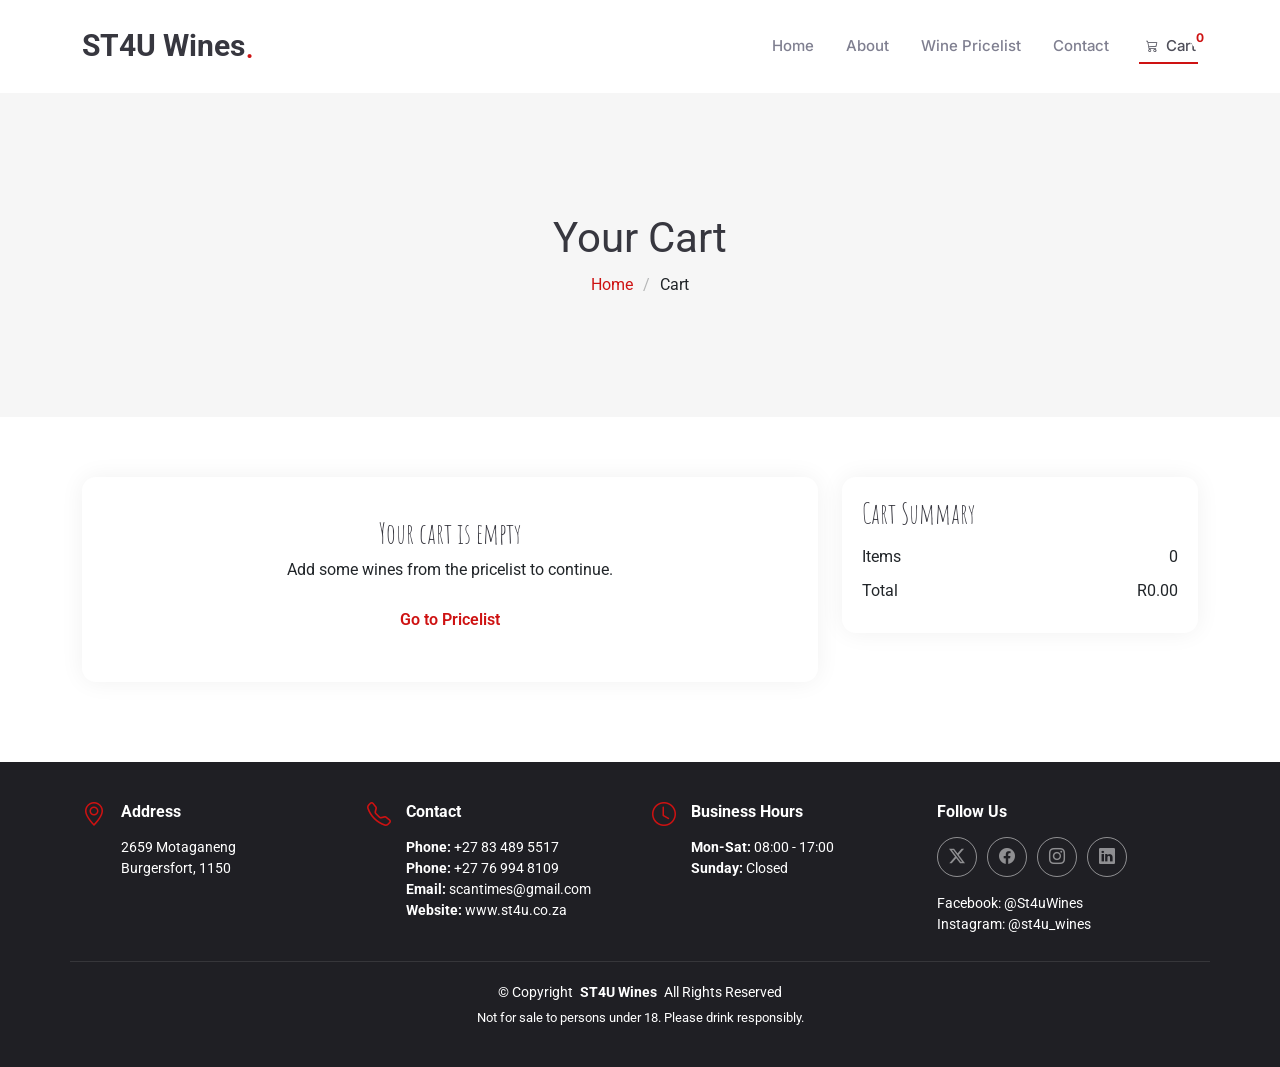
<file: cart.html>
<!DOCTYPE html>
<html lang="en">

<head>
  <meta charset="utf-8">
  <meta content="width=device-width, initial-scale=1.0" name="viewport">
  <title>Cart - ST4U Wines</title>
  <meta name="description" content="View your selected wines and cart summary.">
  <meta name="keywords" content="ST4U Wines, cart, wine cart, order wines">

  <!-- Favicons -->
  <link href="assets/img/gallery/logo.jpg" rel="icon">
  <link href="assets/img/gallery/logo.jpg" rel="apple-touch-icon">

  <!-- Fonts -->
  <link href="https://fonts.googleapis.com" rel="preconnect">
  <link href="https://fonts.gstatic.com" rel="preconnect" crossorigin>
  <link href="https://fonts.googleapis.com/css2?family=Roboto:ital,wght@0,100;0,300;0,400;0,500;0,700;0,900;1,100;1,300;1,400;1,500;1,700;1,900&family=Inter:wght@100;200;300;400;500;600;700;800;900&family=Amatic+SC:wght@400;700&display=swap" rel="stylesheet">

  <!-- Vendor CSS Files -->
  <link href="assets/vendor/bootstrap/css/bootstrap.min.css" rel="stylesheet">
  <link href="assets/vendor/bootstrap-icons/bootstrap-icons.css" rel="stylesheet">
  <link href="assets/vendor/aos/aos.css" rel="stylesheet">
  <link href="assets/vendor/glightbox/css/glightbox.min.css" rel="stylesheet">
  <link href="assets/vendor/swiper/swiper-bundle.min.css" rel="stylesheet">

  <!-- Main CSS File -->
  <link href="assets/css/main.css" rel="stylesheet">
</head>

<body class="starter-page-page">

  <header id="header" class="header d-flex align-items-center sticky-top">
    <div class="container position-relative d-flex align-items-center justify-content-between">

      <a href="index.html" class="logo d-flex align-items-center me-auto me-xl-0">
        <h1 class="sitename">ST4U Wines</h1>
        <span>.</span>
      </a>

      <nav id="navmenu" class="navmenu">
        <ul>
          <li><a href="index.html#hero">Home</a></li>
          <li><a href="about.html">About</a></li>
          <li><a href="winepricelist.html">Wine Pricelist</a></li>
          <li><a href="contact.html">Contact</a></li>
          <li>
            <a href="cart.html" class="btn-get-started cart-nav-btn active">
              <i class="bi bi-cart3"></i>
              Cart
              <span id="cart-count" class="cart-count-badge">0</span>
            </a>
          </li>
        </ul>
        <i class="mobile-nav-toggle d-xl-none bi bi-list"></i>
      </nav>

    </div>
  </header>

  <main class="main">

    <!-- Page Title -->
    <div class="page-title" data-aos="fade">
      <div class="container">
        <h1>Your Cart</h1>
        <nav class="breadcrumbs">
          <ol>
            <li><a href="index.html">Home</a></li>
            <li class="current">Cart</li>
          </ol>
        </nav>
      </div>
    </div><!-- End Page Title -->

    <!-- Cart Section -->
    <section class="section">
      <div class="container" data-aos="fade-up">
        <div class="row g-4">
          <div class="col-lg-8">
            <div id="cart-items"></div>
          </div>

          <div class="col-lg-4">
            <div id="cart-summary"></div>
          </div>
        </div>
      </div>
    </section><!-- /Cart Section -->

  </main>

  <footer id="footer" class="footer dark-background">

    <div class="container">
      <div class="row gy-3">
        <div class="col-lg-3 col-md-6 d-flex">
          <i class="bi bi-geo-alt icon"></i>
          <div class="address">
            <h4>Address</h4>
            <p>2659 Motaganeng</p>
            <p>Burgersfort, 1150</p>
          </div>
        </div>

        <div class="col-lg-3 col-md-6 d-flex">
          <i class="bi bi-telephone icon"></i>
          <div>
            <h4>Contact</h4>
            <p>
              <strong>Phone:</strong> <span>+27 83 489 5517</span><br>
              <strong>Phone:</strong> <span>+27 76 994 8109</span><br>
              <strong>Email:</strong> <span>scantimes@gmail.com</span><br>
              <strong>Website:</strong> <span>www.st4u.co.za</span><br>
            </p>
          </div>
        </div>

        <div class="col-lg-3 col-md-6 d-flex">
          <i class="bi bi-clock icon"></i>
          <div>
            <h4>Business Hours</h4>
            <p>
              <strong>Mon-Sat:</strong> <span>08:00 - 17:00</span><br>
              <strong>Sunday:</strong> <span>Closed</span>
            </p>
          </div>
        </div>

        <div class="col-lg-3 col-md-6">
          <h4>Follow Us</h4>
          <div class="social-links d-flex">
            <a href="#" class="twitter"><i class="bi bi-twitter-x"></i></a>
            <a href="#" class="facebook"><i class="bi bi-facebook"></i></a>
            <a href="#" class="instagram"><i class="bi bi-instagram"></i></a>
            <a href="#" class="linkedin"><i class="bi bi-linkedin"></i></a>
          </div>
          <p class="mt-3 mb-0">Facebook: @St4uWines<br>Instagram: @st4u_wines</p>
        </div>
      </div>
    </div>

    <div class="container copyright text-center mt-4">
      <p>© <span>Copyright</span> <strong class="px-1 sitename">ST4U Wines</strong> <span>All Rights Reserved</span></p>
      <div class="credits">
        Not for sale to persons under 18. Please drink responsibly.
      </div>
    </div>

  </footer>

  <!-- Scroll Top -->
  <a href="#" id="scroll-top" class="scroll-top d-flex align-items-center justify-content-center">
    <i class="bi bi-arrow-up-short"></i>
  </a>

  <!-- Preloader -->
  <div id="preloader"></div>

  <!-- Vendor JS Files -->
  <script src="assets/vendor/bootstrap/js/bootstrap.bundle.min.js"></script>
  <script src="assets/vendor/php-email-form/validate.js"></script>
  <script src="assets/vendor/aos/aos.js"></script>
  <script src="assets/vendor/glightbox/js/glightbox.min.js"></script>
  <script src="assets/vendor/purecounter/purecounter_vanilla.js"></script>
  <script src="assets/vendor/swiper/swiper-bundle.min.js"></script>

  <!-- Main JS File -->
  <script src="assets/js/main.js"></script>
  <script src="assets/js/cart.js"></script>

</body>

</html>
</file>
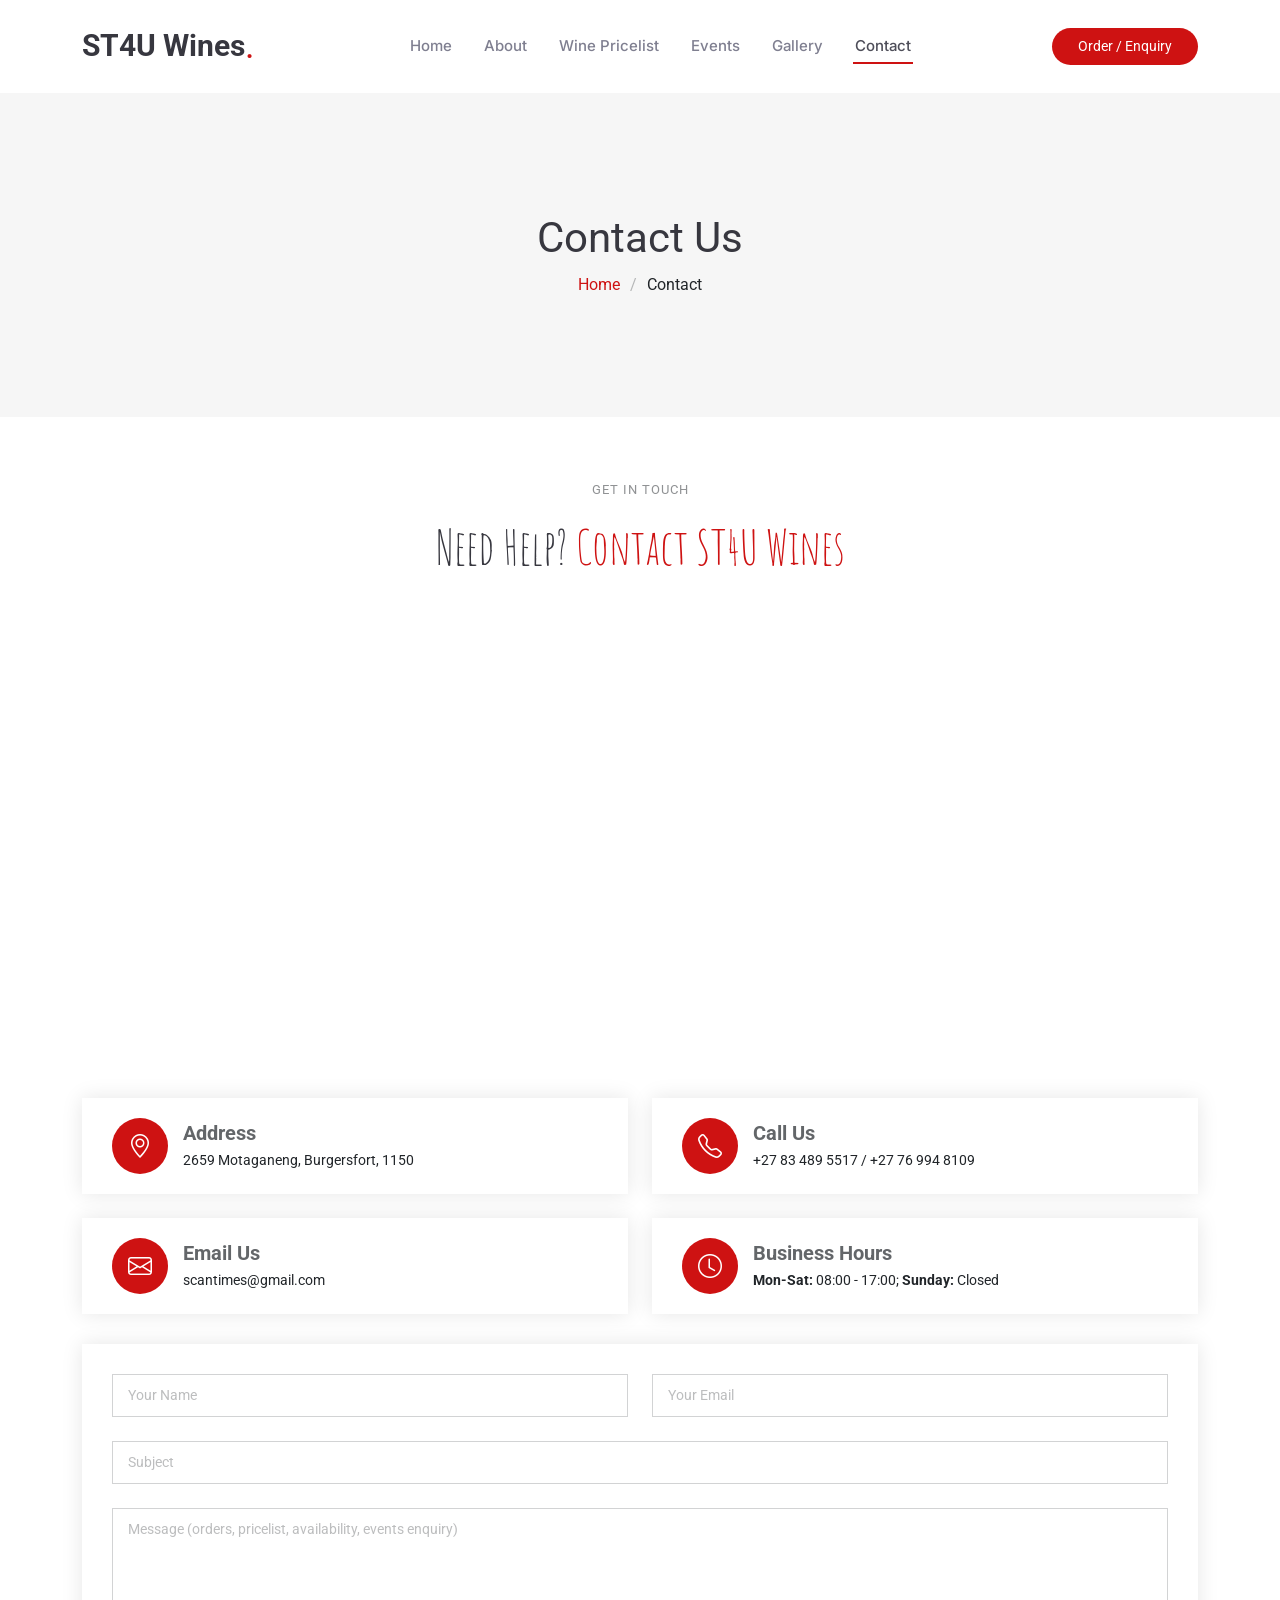
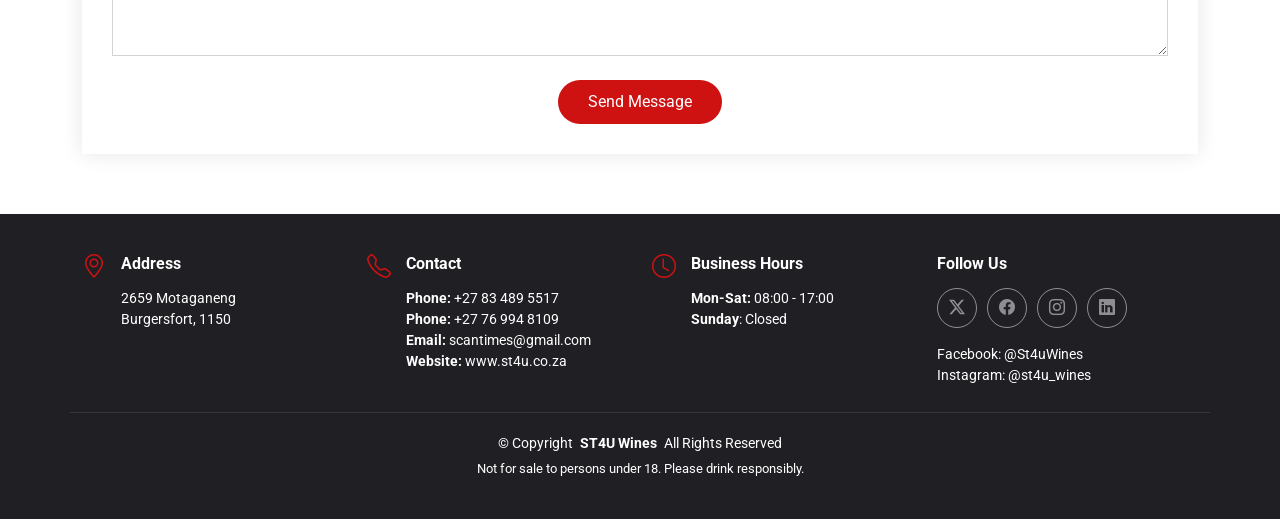
<file: contact.html>
<!DOCTYPE html>
<html lang="en">

<head>
  <meta charset="utf-8">
  <meta content="width=device-width, initial-scale=1.0" name="viewport">
  <title>Contact - ST4U Wines</title>
  <meta name="description" content="Contact ST4U Wines for orders, events, collaborations and distribution.">
  <meta name="keywords" content="ST4U Wines, contact, order, enquiry">

  <!-- Favicons -->
  <link href="assets/img/logo.png" rel="icon">
  <link href="assets/img/logo.png" rel="apple-touch-icon">

  <!-- Fonts -->
  <link href="https://fonts.googleapis.com" rel="preconnect">
  <link href="https://fonts.gstatic.com" rel="preconnect" crossorigin>
  <link href="https://fonts.googleapis.com/css2?family=Roboto:ital,wght@0,100;0,300;0,400;0,500;0,700;0,900;1,100;1,300;1,400;1,500;1,700;1,900&family=Inter:wght@100;200;300;400;500;600;700;800;900&family=Amatic+SC:wght@400;700&display=swap" rel="stylesheet">

  <!-- Vendor CSS Files -->
  <link href="assets/vendor/bootstrap/css/bootstrap.min.css" rel="stylesheet">
  <link href="assets/vendor/bootstrap-icons/bootstrap-icons.css" rel="stylesheet">
  <link href="assets/vendor/aos/aos.css" rel="stylesheet">
  <link href="assets/vendor/glightbox/css/glightbox.min.css" rel="stylesheet">
  <link href="assets/vendor/swiper/swiper-bundle.min.css" rel="stylesheet">

  <!-- Main CSS File -->
  <link href="assets/css/main.css" rel="stylesheet">
</head>

<body class="starter-page-page">

  <header id="header" class="header d-flex align-items-center sticky-top">
    <div class="container position-relative d-flex align-items-center justify-content-between">

      <a href="index.html" class="logo d-flex align-items-center me-auto me-xl-0">
        <h1 class="sitename">ST4U Wines</h1>
        <span>.</span>
      </a>

      <nav id="navmenu" class="navmenu">
        <ul>
          <li><a href="index.html#hero">Home<br></a></li>
          <li><a href="about.html">About</a></li>
          <li><a href="winepricelist.html">Wine Pricelist</a></li>
          <li><a href="events.html">Events</a></li>
          <li><a href="index.html#gallery">Gallery</a></li>
          <li><a href="contact.html" class="active">Contact</a></li>
        </ul>
        <i class="mobile-nav-toggle d-xl-none bi bi-list"></i>
      </nav>

      <a class="btn-getstarted" href="contact.html">Order / Enquiry</a>

    </div>
  </header>

  <main class="main">

    <div class="page-title" data-aos="fade">
      <div class="container">
        <h1>Contact Us</h1>
        <nav class="breadcrumbs">
          <ol>
            <li><a href="index.html">Home</a></li>
            <li class="current">Contact</li>
          </ol>
        </nav>
      </div>
    </div><!-- End Page Title -->

    

    <!-----phaswane tryig something-->
     <!-- Contact Section -->
    <section id="contact" class="contact section">

      <!-- Section Title -->
      <div class="container section-title" data-aos="fade-up">
        <h2>Get In Touch</h2>
        <p><span>Need Help?</span> <span class="description-title">Contact ST4U Wines</span></p>
      </div><!-- End Section Title -->

      <div class="container" data-aos="fade-up" data-aos-delay="100">

        <div class="mb-5">
          <iframe style="width: 100%; height: 400px;" src="https://www.google.com/maps?q=2659%20Motaganeng%2C%20Burgersfort%201150&output=embed" frameborder="0"  allowfullscreen="" loading="lazy" referrerpolicy="no-referrer-when-downgrade">
          </iframe></div><!-- End Google Maps -->
  
        <div class="row gy-4">

          <div class="col-md-6">
            <div class="info-item d-flex align-items-center" data-aos="fade-up" data-aos-delay="200">
              <i class="icon bi bi-geo-alt flex-shrink-0"></i>
              <div>
                <h3>Address</h3>
                <p>2659 Motaganeng, Burgersfort, 1150</p>
              </div>
            </div>
          </div><!-- End Info Item -->

          <div class="col-md-6">
            <div class="info-item d-flex align-items-center" data-aos="fade-up" data-aos-delay="300">
              <i class="icon bi bi-telephone flex-shrink-0"></i>
              <div>
                <h3>Call Us</h3>
                <p>+27 83 489 5517 / +27 76 994 8109</p>
              </div>
            </div>
          </div><!-- End Info Item -->

          <div class="col-md-6">
            <div class="info-item d-flex align-items-center" data-aos="fade-up" data-aos-delay="400">
              <i class="icon bi bi-envelope flex-shrink-0"></i>
              <div>
                <h3>Email Us</h3>
                <p>scantimes@gmail.com</p>
              </div>
            </div>
          </div><!-- End Info Item -->

          <div class="col-md-6">
            <div class="info-item d-flex align-items-center" data-aos="fade-up" data-aos-delay="500">
              <i class="icon bi bi-clock flex-shrink-0"></i>
              <div>
                <h3>Business Hours<br></h3>
                <p><strong>Mon-Sat:</strong> 08:00 - 17:00; <strong>Sunday:</strong> Closed</p>
              </div>
            </div>
          </div><!-- End Info Item -->

        </div>

        <form action="forms/contact.php" method="post" class="php-email-form" data-aos="fade-up" data-aos-delay="600">
          <div class="row gy-4">

            <div class="col-md-6">
              <input type="text" name="name" class="form-control" placeholder="Your Name" required="">
            </div>

            <div class="col-md-6 ">
              <input type="email" class="form-control" name="email" placeholder="Your Email" required="">
            </div>

            <div class="col-md-12">
              <input type="text" class="form-control" name="subject" placeholder="Subject" required="">
            </div>

            <div class="col-md-12">
              <textarea class="form-control" name="message" rows="6" placeholder="Message (orders, pricelist, availability, events enquiry)" required=""></textarea>
            </div>

            <div class="col-md-12 text-center">
              <div class="loading">Loading</div>
              <div class="error-message"></div>
              <div class="sent-message">Your message has been sent. Thank you!</div>

              <button type="submit">Send Message</button>
            </div>

          </div>
        </form><!-- End Contact Form -->

      </div>

    </section><!-- /Contact Section -->

  </main>

  <footer id="footer" class="footer dark-background">
    <div class="container">
      <div class="row gy-3">
        <div class="col-lg-3 col-md-6 d-flex">
          <i class="bi bi-geo-alt icon"></i>
          <div class="address">
            <h4>Address</h4>
            <p>2659 Motaganeng</p>
            <p>Burgersfort, 1150</p>
          </div>
        </div>

        <div class="col-lg-3 col-md-6 d-flex">
          <i class="bi bi-telephone icon"></i>
          <div>
            <h4>Contact</h4>
            <p>
              <strong>Phone:</strong> <span>+27 83 489 5517</span><br>
              <strong>Phone:</strong> <span>+27 76 994 8109</span><br>
              <strong>Email:</strong> <span>scantimes@gmail.com</span><br>
              <strong>Website:</strong> <span>www.st4u.co.za</span><br>
            </p>
          </div>
        </div>

        <div class="col-lg-3 col-md-6 d-flex">
          <i class="bi bi-clock icon"></i>
          <div>
            <h4>Business Hours</h4>
            <p>
              <strong>Mon-Sat:</strong> <span>08:00 - 17:00</span><br>
              <strong>Sunday</strong>: <span>Closed</span>
            </p>
          </div>
        </div>

        <div class="col-lg-3 col-md-6">
          <h4>Follow Us</h4>
          <div class="social-links d-flex">
            <a href="#" class="twitter"><i class="bi bi-twitter-x"></i></a>
            <a href="#" class="facebook"><i class="bi bi-facebook"></i></a>
            <a href="#" class="instagram"><i class="bi bi-instagram"></i></a>
            <a href="#" class="linkedin"><i class="bi bi-linkedin"></i></a>
          </div>
          <p class="mt-3 mb-0">Facebook: @St4uWines<br>Instagram: @st4u_wines</p>
        </div>
      </div>
    </div>

    <div class="container copyright text-center mt-4">
      <p>© <span>Copyright</span> <strong class="px-1 sitename">ST4U Wines</strong> <span>All Rights Reserved</span></p>
      <div class="credits">
        Not for sale to persons under 18. Please drink responsibly.
      </div>
    </div>
  </footer>

  <a href="#" id="scroll-top" class="scroll-top d-flex align-items-center justify-content-center"><i class="bi bi-arrow-up-short"></i></a>
  <div id="preloader"></div>

  <script src="assets/vendor/bootstrap/js/bootstrap.bundle.min.js"></script>
  <script src="assets/vendor/php-email-form/validate.js"></script>
  <script src="assets/vendor/aos/aos.js"></script>
  <script src="assets/vendor/glightbox/js/glightbox.min.js"></script>
  <script src="assets/vendor/purecounter/purecounter_vanilla.js"></script>
  <script src="assets/vendor/swiper/swiper-bundle.min.js"></script>
  <script src="assets/js/main.js"></script>

</body>

</html>
</file>
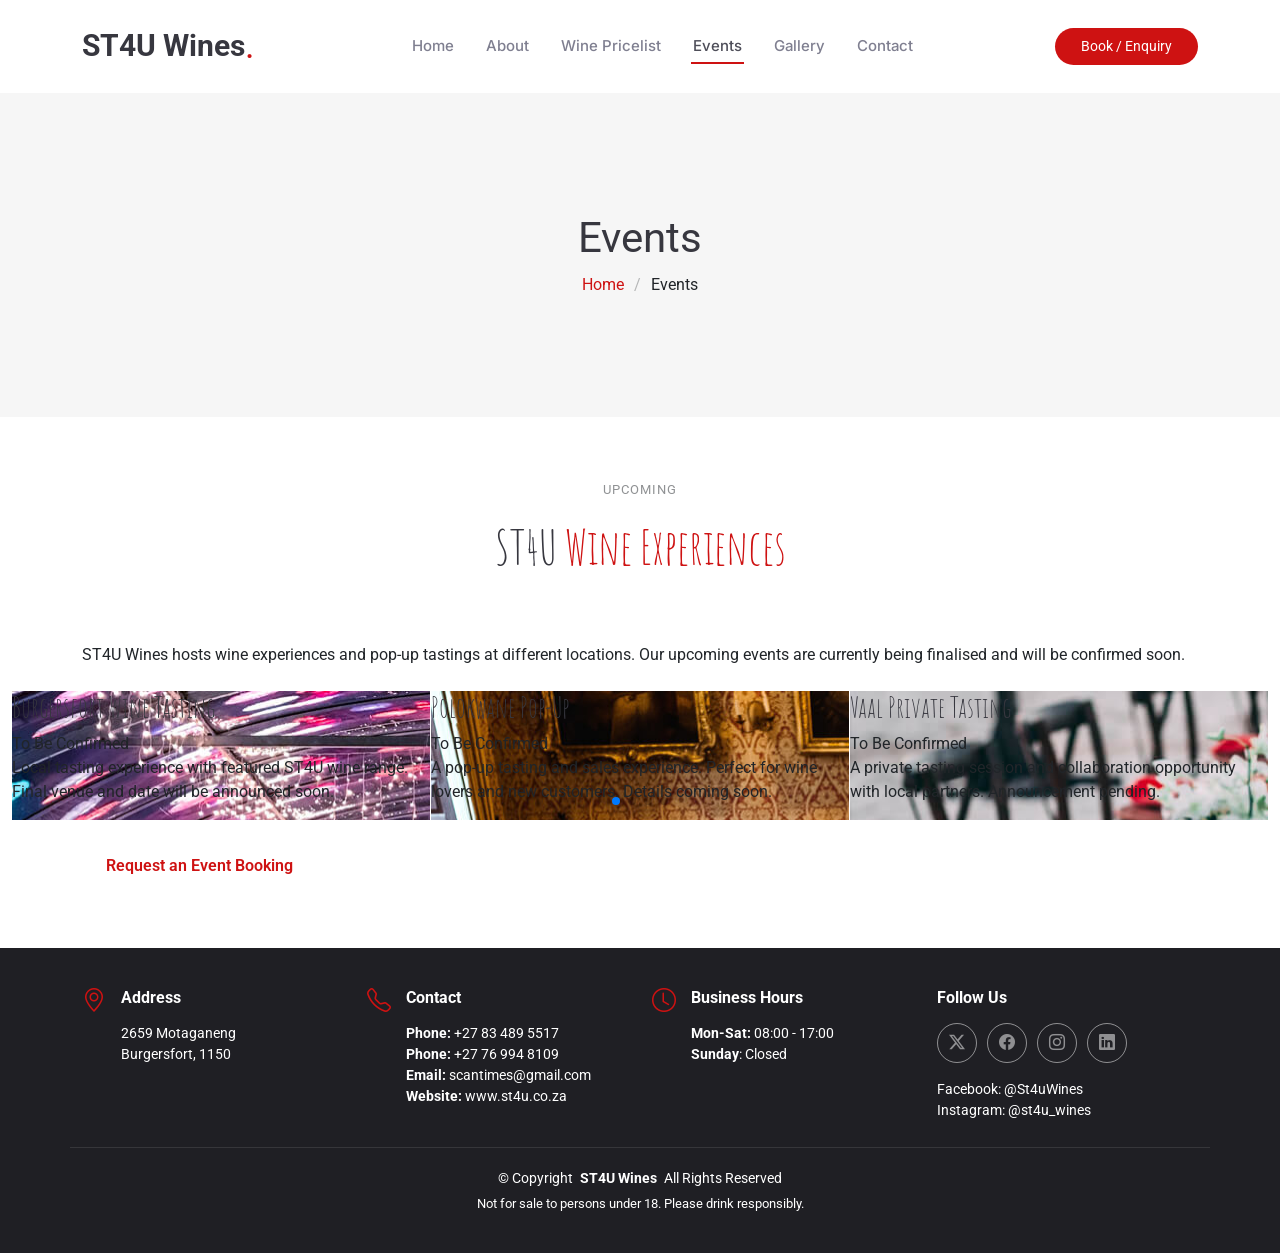
<file: events.html>
<!DOCTYPE html>
<html lang="en">

<head>
  <meta charset="utf-8">
  <meta content="width=device-width, initial-scale=1.0" name="viewport">
  <title>Events - ST4U Wines</title>
  <meta name="description" content="Upcoming ST4U Wines hosted events across South Africa.">
  <meta name="keywords" content="ST4U Wines, events, wine tasting, pop-up events">

  <!-- Favicons -->
  <link href="assets/img/logo.png" rel="icon">
  <link href="assets/img/logo.png" rel="apple-touch-icon">

  <!-- Fonts -->
  <link href="https://fonts.googleapis.com" rel="preconnect">
  <link href="https://fonts.gstatic.com" rel="preconnect" crossorigin>
  <link href="https://fonts.googleapis.com/css2?family=Roboto:ital,wght@0,100;0,300;0,400;0,500;0,700;0,900;1,100;1,300;1,400;1,500;1,700;1,900&family=Inter:wght@100;200;300;400;500;600;700;800;900&family=Amatic+SC:wght@400;700&display=swap" rel="stylesheet">

  <!-- Vendor CSS Files -->
  <link href="assets/vendor/bootstrap/css/bootstrap.min.css" rel="stylesheet">
  <link href="assets/vendor/bootstrap-icons/bootstrap-icons.css" rel="stylesheet">
  <link href="assets/vendor/aos/aos.css" rel="stylesheet">
  <link href="assets/vendor/glightbox/css/glightbox.min.css" rel="stylesheet">
  <link href="assets/vendor/swiper/swiper-bundle.min.css" rel="stylesheet">

  <!-- Main CSS File -->
  <link href="assets/css/main.css" rel="stylesheet">
</head>

<body class="starter-page-page">

  <header id="header" class="header d-flex align-items-center sticky-top">
    <div class="container position-relative d-flex align-items-center justify-content-between">

      <a href="index.html" class="logo d-flex align-items-center me-auto me-xl-0">
        <h1 class="sitename">ST4U Wines</h1>
        <span>.</span>
      </a>

      <nav id="navmenu" class="navmenu">
        <ul>
          <li><a href="index.html#hero">Home<br></a></li>
          <li><a href="about.html">About</a></li>
          <li><a href="winepricelist.html">Wine Pricelist</a></li>
          <li><a href="events.html" class="active">Events</a></li>
          <li><a href="index.html#gallery">Gallery</a></li>
          <li><a href="contact.html">Contact</a></li>
        </ul>
        <i class="mobile-nav-toggle d-xl-none bi bi-list"></i>
      </nav>

      <a class="btn-getstarted" href="contact.html">Book / Enquiry</a>

    </div>
  </header>

  <main class="main">

    <div class="page-title" data-aos="fade">
      <div class="container">
        <h1>Events</h1>
        <nav class="breadcrumbs">
          <ol>
            <li><a href="index.html">Home</a></li>
            <li class="current">Events</li>
          </ol>
        </nav>
      </div>
    </div><!-- End Page Title -->

    <section id="starter-section" class="starter-section section">

      <div class="container section-title" data-aos="fade-up">
        <h2>Upcoming</h2>
        <p><span>ST4U</span> <span class="description-title">Wine Experiences</span></p>
      </div><!-- End Section Title -->

      <div class="container" data-aos="fade-up">
        <p>
          ST4U Wines hosts wine experiences and pop-up tastings at different locations. Our upcoming events are currently
          being finalised and will be confirmed soon.
        </p>
      </div>

      <div class="container-fluid mt-4" data-aos="fade-up" data-aos-delay="100">

        <div class="swiper init-swiper">
          <script type="application/json" class="swiper-config">
            {
              "loop": true,
              "speed": 600,
              "autoplay": {
                "delay": 5000
              },
              "slidesPerView": "auto",
              "pagination": {
                "el": ".swiper-pagination",
                "type": "bullets",
                "clickable": true
              },
              "breakpoints": {
                "320": {
                  "slidesPerView": 1,
                  "spaceBetween": 40
                },
                "1200": {
                  "slidesPerView": 3,
                  "spaceBetween": 1
                }
              }
            }
          </script>

          <div class="swiper-wrapper">

            <div class="swiper-slide event-item d-flex flex-column justify-content-end" style="background-image: url(assets/img/events-1.jpg)">
              <h3>Burgersfort Wine Tasting</h3>
              <div class="price align-self-start">To Be Confirmed</div>
              <p class="description">
                Local tasting experience with featured ST4U wine range. Final venue and date will be announced soon.
              </p>
            </div>

            <div class="swiper-slide event-item d-flex flex-column justify-content-end" style="background-image: url(assets/img/events-2.jpg)">
              <h3>Polokwane Pop-Up</h3>
              <div class="price align-self-start">To Be Confirmed</div>
              <p class="description">
                A pop-up tasting and sales experience. Perfect for wine lovers and new customers. Details coming soon.
              </p>
            </div>

            <div class="swiper-slide event-item d-flex flex-column justify-content-end" style="background-image: url(assets/img/events-3.jpg)">
              <h3>Vaal Private Tasting</h3>
              <div class="price align-self-start">To Be Confirmed</div>
              <p class="description">
                A private tasting session and collaboration opportunity with local partners. Announcement pending.
              </p>
            </div>

            <div class="swiper-slide event-item d-flex flex-column justify-content-end" style="background-image: url(assets/img/events-4.jpg)">
              <h3>Corporate & Venue Bookings</h3>
              <div class="price align-self-start">On Request</div>
              <p class="description">
                We can host ST4U Wines at your venue, celebration, or corporate event. Contact us to plan your experience.
              </p>
            </div>

          </div>

          <div class="swiper-pagination"></div>
        </div>

      </div>

      <div class="container mt-4" data-aos="fade-up">
        <a href="contact.html" class="btn-get-started">Request an Event Booking</a>
      </div>

    </section>

  </main>

  <footer id="footer" class="footer dark-background">
    <div class="container">
      <div class="row gy-3">
        <div class="col-lg-3 col-md-6 d-flex">
          <i class="bi bi-geo-alt icon"></i>
          <div class="address">
            <h4>Address</h4>
            <p>2659 Motaganeng</p>
            <p>Burgersfort, 1150</p>
          </div>
        </div>

        <div class="col-lg-3 col-md-6 d-flex">
          <i class="bi bi-telephone icon"></i>
          <div>
            <h4>Contact</h4>
            <p>
              <strong>Phone:</strong> <span>+27 83 489 5517</span><br>
              <strong>Phone:</strong> <span>+27 76 994 8109</span><br>
              <strong>Email:</strong> <span>scantimes@gmail.com</span><br>
              <strong>Website:</strong> <span>www.st4u.co.za</span><br>
            </p>
          </div>
        </div>

        <div class="col-lg-3 col-md-6 d-flex">
          <i class="bi bi-clock icon"></i>
          <div>
            <h4>Business Hours</h4>
            <p>
              <strong>Mon-Sat:</strong> <span>08:00 - 17:00</span><br>
              <strong>Sunday</strong>: <span>Closed</span>
            </p>
          </div>
        </div>

        <div class="col-lg-3 col-md-6">
          <h4>Follow Us</h4>
          <div class="social-links d-flex">
            <a href="#" class="twitter"><i class="bi bi-twitter-x"></i></a>
            <a href="#" class="facebook"><i class="bi bi-facebook"></i></a>
            <a href="#" class="instagram"><i class="bi bi-instagram"></i></a>
            <a href="#" class="linkedin"><i class="bi bi-linkedin"></i></a>
          </div>
          <p class="mt-3 mb-0">Facebook: @St4uWines<br>Instagram: @st4u_wines</p>
        </div>
      </div>
    </div>

    <div class="container copyright text-center mt-4">
      <p>© <span>Copyright</span> <strong class="px-1 sitename">ST4U Wines</strong> <span>All Rights Reserved</span></p>
      <div class="credits">
        Not for sale to persons under 18. Please drink responsibly.
      </div>
    </div>
  </footer>

  <a href="#" id="scroll-top" class="scroll-top d-flex align-items-center justify-content-center"><i class="bi bi-arrow-up-short"></i></a>
  <div id="preloader"></div>

  <script src="assets/vendor/bootstrap/js/bootstrap.bundle.min.js"></script>
  <script src="assets/vendor/php-email-form/validate.js"></script>
  <script src="assets/vendor/aos/aos.js"></script>
  <script src="assets/vendor/glightbox/js/glightbox.min.js"></script>
  <script src="assets/vendor/purecounter/purecounter_vanilla.js"></script>
  <script src="assets/vendor/swiper/swiper-bundle.min.js"></script>
  <script src="assets/js/main.js"></script>

</body>

</html>
</file>
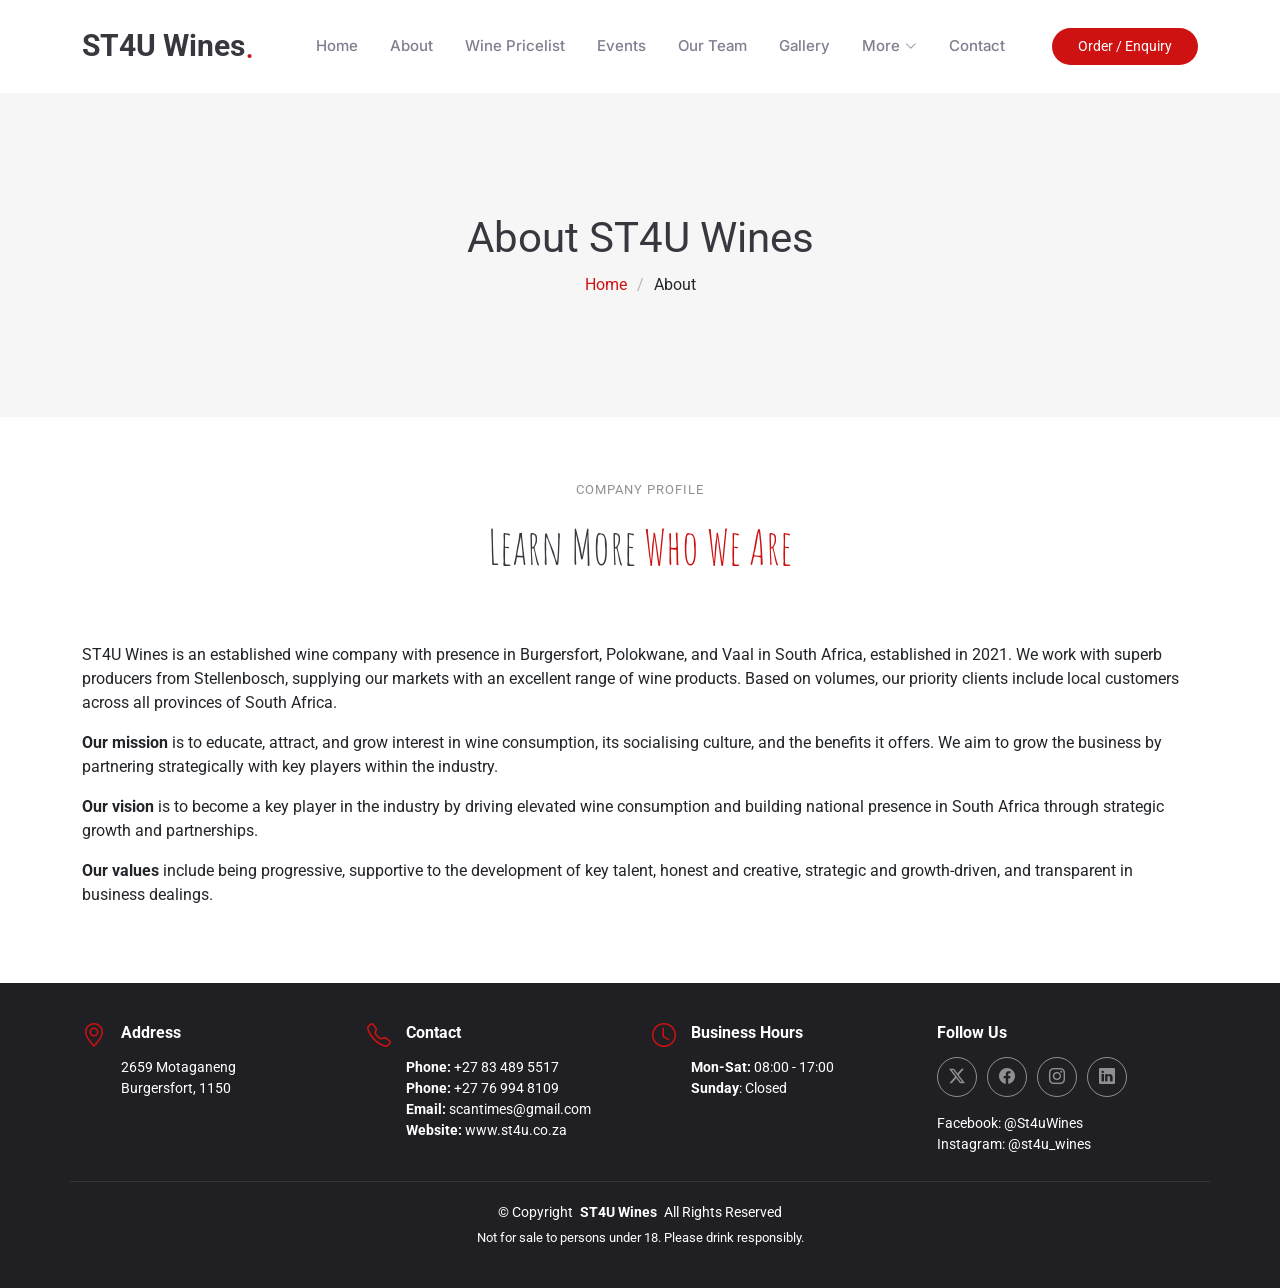
<file: starter-page.html>
<!DOCTYPE html>
<html lang="en">

<head>
  <meta charset="utf-8">
  <meta content="width=device-width, initial-scale=1.0" name="viewport">
  <title>About - ST4U Wines</title>
  <meta name="description" content="Learn more about ST4U Wines, our mission, vision, values, and national footprint across South Africa.">
  <meta name="keywords" content="ST4U Wines, about, mission, vision, values, Stellenbosch wines, South Africa">

  <!-- Favicons -->
 <link href="assets/img/logo.png" rel="icon">
  <link href="assets/img/logo.png" rel="apple-touch-icon">

  <!-- Fonts -->
  <link href="https://fonts.googleapis.com" rel="preconnect">
  <link href="https://fonts.gstatic.com" rel="preconnect" crossorigin>
  <link href="https://fonts.googleapis.com/css2?family=Roboto:ital,wght@0,100;0,300;0,400;0,500;0,700;0,900;1,100;1,300;1,400;1,500;1,700;1,900&family=Inter:wght@100;200;300;400;500;600;700;800;900&family=Amatic+SC:wght@400;700&display=swap" rel="stylesheet">

  <!-- Vendor CSS Files -->
  <link href="assets/vendor/bootstrap/css/bootstrap.min.css" rel="stylesheet">
  <link href="assets/vendor/bootstrap-icons/bootstrap-icons.css" rel="stylesheet">
  <link href="assets/vendor/aos/aos.css" rel="stylesheet">
  <link href="assets/vendor/glightbox/css/glightbox.min.css" rel="stylesheet">
  <link href="assets/vendor/swiper/swiper-bundle.min.css" rel="stylesheet">

  <!-- Main CSS File -->
  <link href="assets/css/main.css" rel="stylesheet">
</head>

<body class="starter-page-page">

  <header id="header" class="header d-flex align-items-center sticky-top">
    <div class="container position-relative d-flex align-items-center justify-content-between">

      <a href="index.html" class="logo d-flex align-items-center me-auto me-xl-0">
        <!-- Uncomment the line below if you also wish to use an image logo -->
        <!-- <img src="assets/img/logo.png" alt=""> -->
        <h1 class="sitename">ST4U Wines</h1>
        <span>.</span>
      </a>

      <nav id="navmenu" class="navmenu">
        <ul>
          <li><a href="index.html#hero">Home<br></a></li>
          <li><a href="index.html#about">About</a></li>
          <li><a href="index.html#menu">Wine Pricelist</a></li>
          <li><a href="index.html#events">Events</a></li>
          <li><a href="index.html#chefs">Our Team</a></li>
          <li><a href="index.html#gallery">Gallery</a></li>
          <li class="dropdown"><a href="#"><span>More</span> <i class="bi bi-chevron-down toggle-dropdown"></i></a>
            <ul>
              <li><a href="index.html#why-us">Why ST4U</a></li>
              <li class="dropdown"><a href="#"><span>Quick Links</span> <i class="bi bi-chevron-down toggle-dropdown"></i></a>
                <ul>
                  <li><a href="index.html#menu">Bottles</a></li>
                  <li><a href="index.html#menu">Cases</a></li>
                  <li><a href="index.html#menu">Premium Range</a></li>
                  <li><a href="index.html#contact">Contact</a></li>
                  <li><a href="index.html#events">Upcoming Events</a></li>
                </ul>
              </li>
              <li><a href="index.html#stats">Our Reach</a></li>
              <li><a href="index.html#testimonials">Customer Feedback</a></li>
              <li><a href="index.html#book-a-table">Order / Enquiry</a></li>
            </ul>
          </li>
          <li><a href="index.html#contact">Contact</a></li>
        </ul>
        <i class="mobile-nav-toggle d-xl-none bi bi-list"></i>
      </nav>

      <a class="btn-getstarted" href="index.html#book-a-table">Order / Enquiry</a>

    </div>
  </header>

  <main class="main">

    <!-- Page Title -->
    <div class="page-title" data-aos="fade">
      <div class="container">
        <h1>About ST4U Wines</h1>
        <nav class="breadcrumbs">
          <ol>
            <li><a href="index.html">Home</a></li>
            <li class="current">About</li>
          </ol>
        </nav>
      </div>
    </div><!-- End Page Title -->

    <!-- Starter Section Section -->
    <section id="starter-section" class="starter-section section">

      <!-- Section Title -->
      <div class="container section-title" data-aos="fade-up">
        <h2>Company Profile</h2>
        <p><span>Learn More</span> <span class="description-title">Who We Are</span></p>
      </div><!-- End Section Title -->

      <div class="container" data-aos="fade-up">
        <p>ST4U Wines is an established wine company with presence in Burgersfort, Polokwane, and Vaal in South Africa, established in 2021. We work with superb producers from Stellenbosch, supplying our markets with an excellent range of wine products. Based on volumes, our priority clients include local customers across all provinces of South Africa.</p>

        <p><strong>Our mission</strong> is to educate, attract, and grow interest in wine consumption, its socialising culture, and the benefits it offers. We aim to grow the business by partnering strategically with key players within the industry.</p>

        <p><strong>Our vision</strong> is to become a key player in the industry by driving elevated wine consumption and building national presence in South Africa through strategic growth and partnerships.</p>

        <p><strong>Our values</strong> include being progressive, supportive to the development of key talent, honest and creative, strategic and growth-driven, and transparent in business dealings.</p>
      </div>

    </section><!-- /Starter Section Section -->

  </main>

  <footer id="footer" class="footer dark-background">

    <div class="container">
      <div class="row gy-3">
        <div class="col-lg-3 col-md-6 d-flex">
          <i class="bi bi-geo-alt icon"></i>
          <div class="address">
            <h4>Address</h4>
            <p>2659 Motaganeng</p>
            <p>Burgersfort, 1150</p>
            <p></p>
          </div>

        </div>

        <div class="col-lg-3 col-md-6 d-flex">
          <i class="bi bi-telephone icon"></i>
          <div>
            <h4>Contact</h4>
            <p>
              <strong>Phone:</strong> <span>+27 83 489 5517</span><br>
              <strong>Phone:</strong> <span>+27 76 994 8109</span><br>
              <strong>Email:</strong> <span>scantimes@gmail.com</span><br>
              <strong>Website:</strong> <span>www.st4u.co.za</span><br>
            </p>
          </div>
        </div>

        <div class="col-lg-3 col-md-6 d-flex">
          <i class="bi bi-clock icon"></i>
          <div>
            <h4>Business Hours</h4>
            <p>
              <strong>Mon-Sat:</strong> <span>08:00 - 17:00</span><br>
              <strong>Sunday</strong>: <span>Closed</span>
            </p>
          </div>
        </div>

        <div class="col-lg-3 col-md-6">
          <h4>Follow Us</h4>
          <div class="social-links d-flex">
            <a href="#" class="twitter"><i class="bi bi-twitter-x"></i></a>
            <a href="#" class="facebook"><i class="bi bi-facebook"></i></a>
            <a href="#" class="instagram"><i class="bi bi-instagram"></i></a>
            <a href="#" class="linkedin"><i class="bi bi-linkedin"></i></a>
          </div>
          <p class="mt-3 mb-0">Facebook: @St4uWines<br>Instagram: @st4u_wines</p>
        </div>

      </div>
    </div>

    <div class="container copyright text-center mt-4">
      <p>© <span>Copyright</span> <strong class="px-1 sitename">ST4U Wines</strong> <span>All Rights Reserved</span></p>
      <div class="credits">
        Not for sale to persons under 18. Please drink responsibly.
      </div>
    </div>

  </footer>

  <!-- Scroll Top -->
  <a href="#" id="scroll-top" class="scroll-top d-flex align-items-center justify-content-center"><i class="bi bi-arrow-up-short"></i></a>

  <!-- Preloader -->
  <div id="preloader"></div>

  <!-- Vendor JS Files -->
  <script src="assets/vendor/bootstrap/js/bootstrap.bundle.min.js"></script>
  <script src="assets/vendor/php-email-form/validate.js"></script>
  <script src="assets/vendor/aos/aos.js"></script>
  <script src="assets/vendor/glightbox/js/glightbox.min.js"></script>
  <script src="assets/vendor/purecounter/purecounter_vanilla.js"></script>
  <script src="assets/vendor/swiper/swiper-bundle.min.js"></script>

  <!-- Main JS File -->
  <script src="assets/js/main.js"></script>

</body>

</html>
</file>
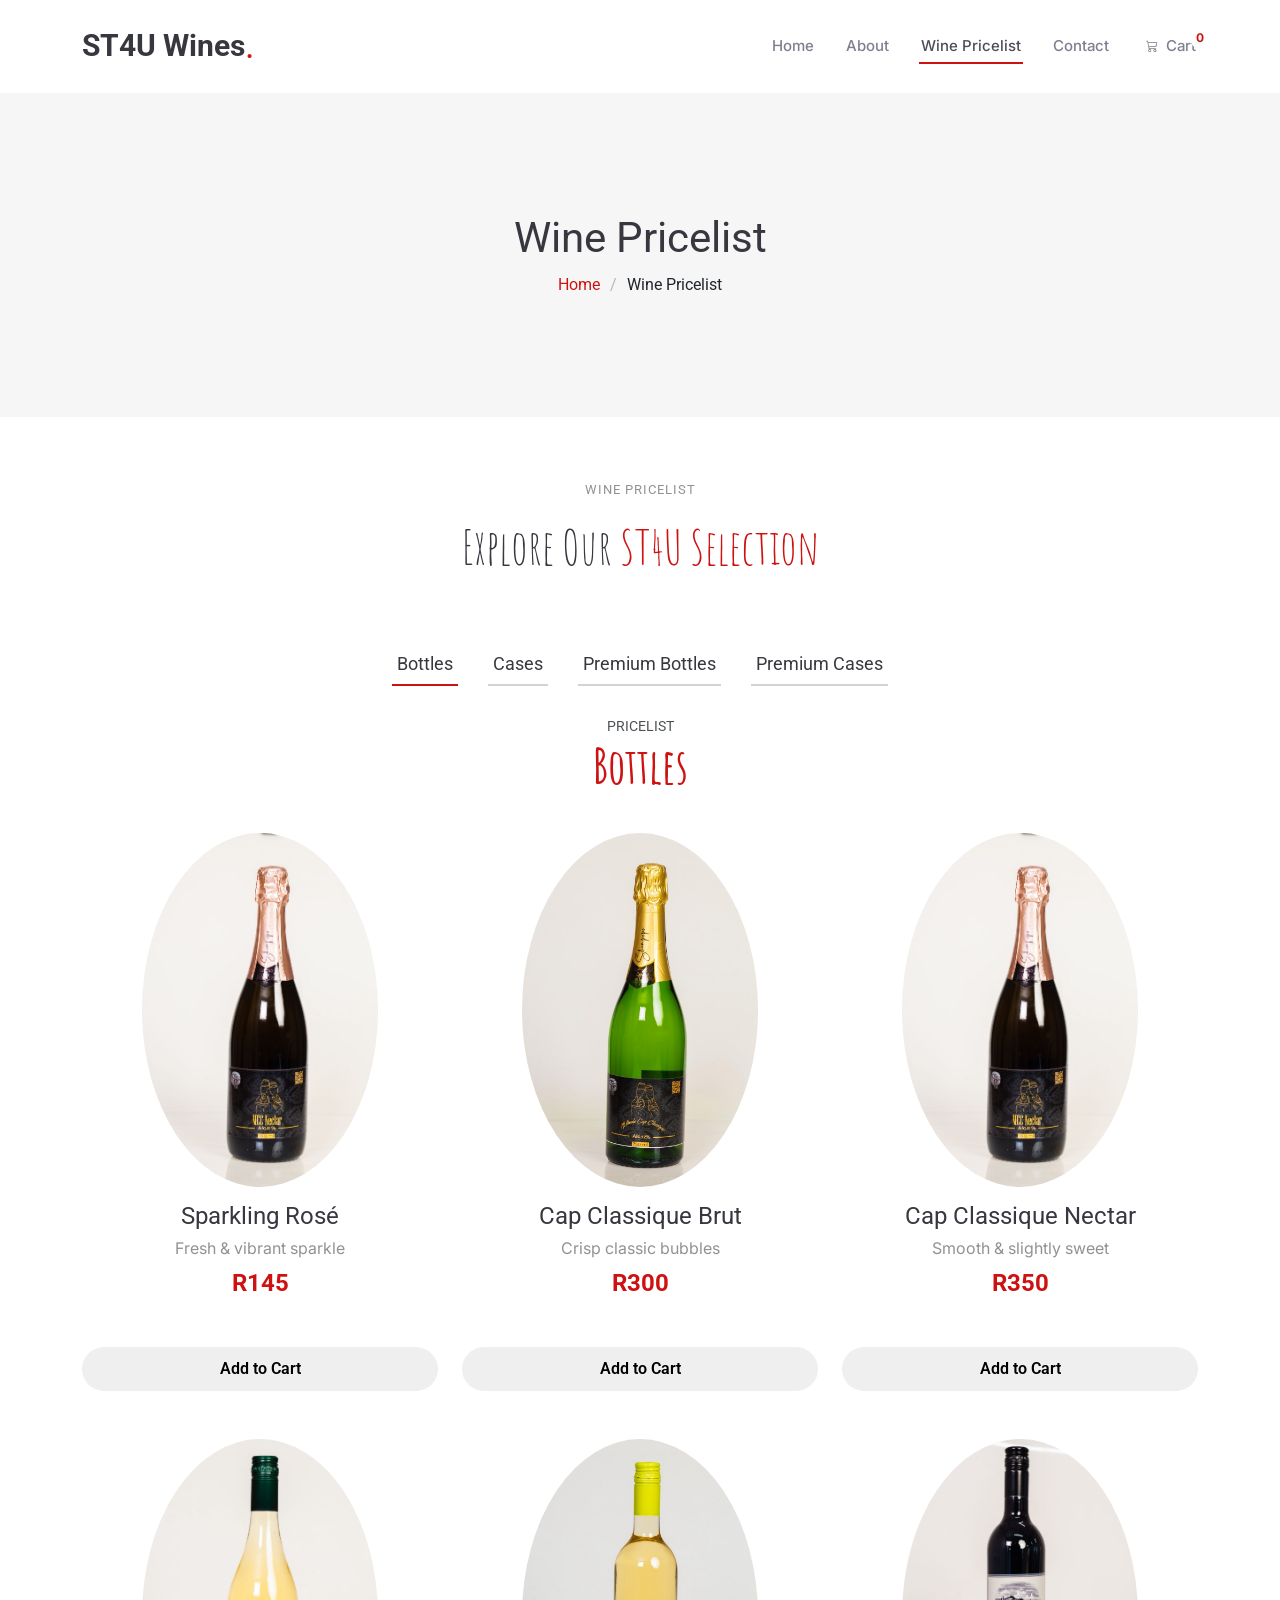
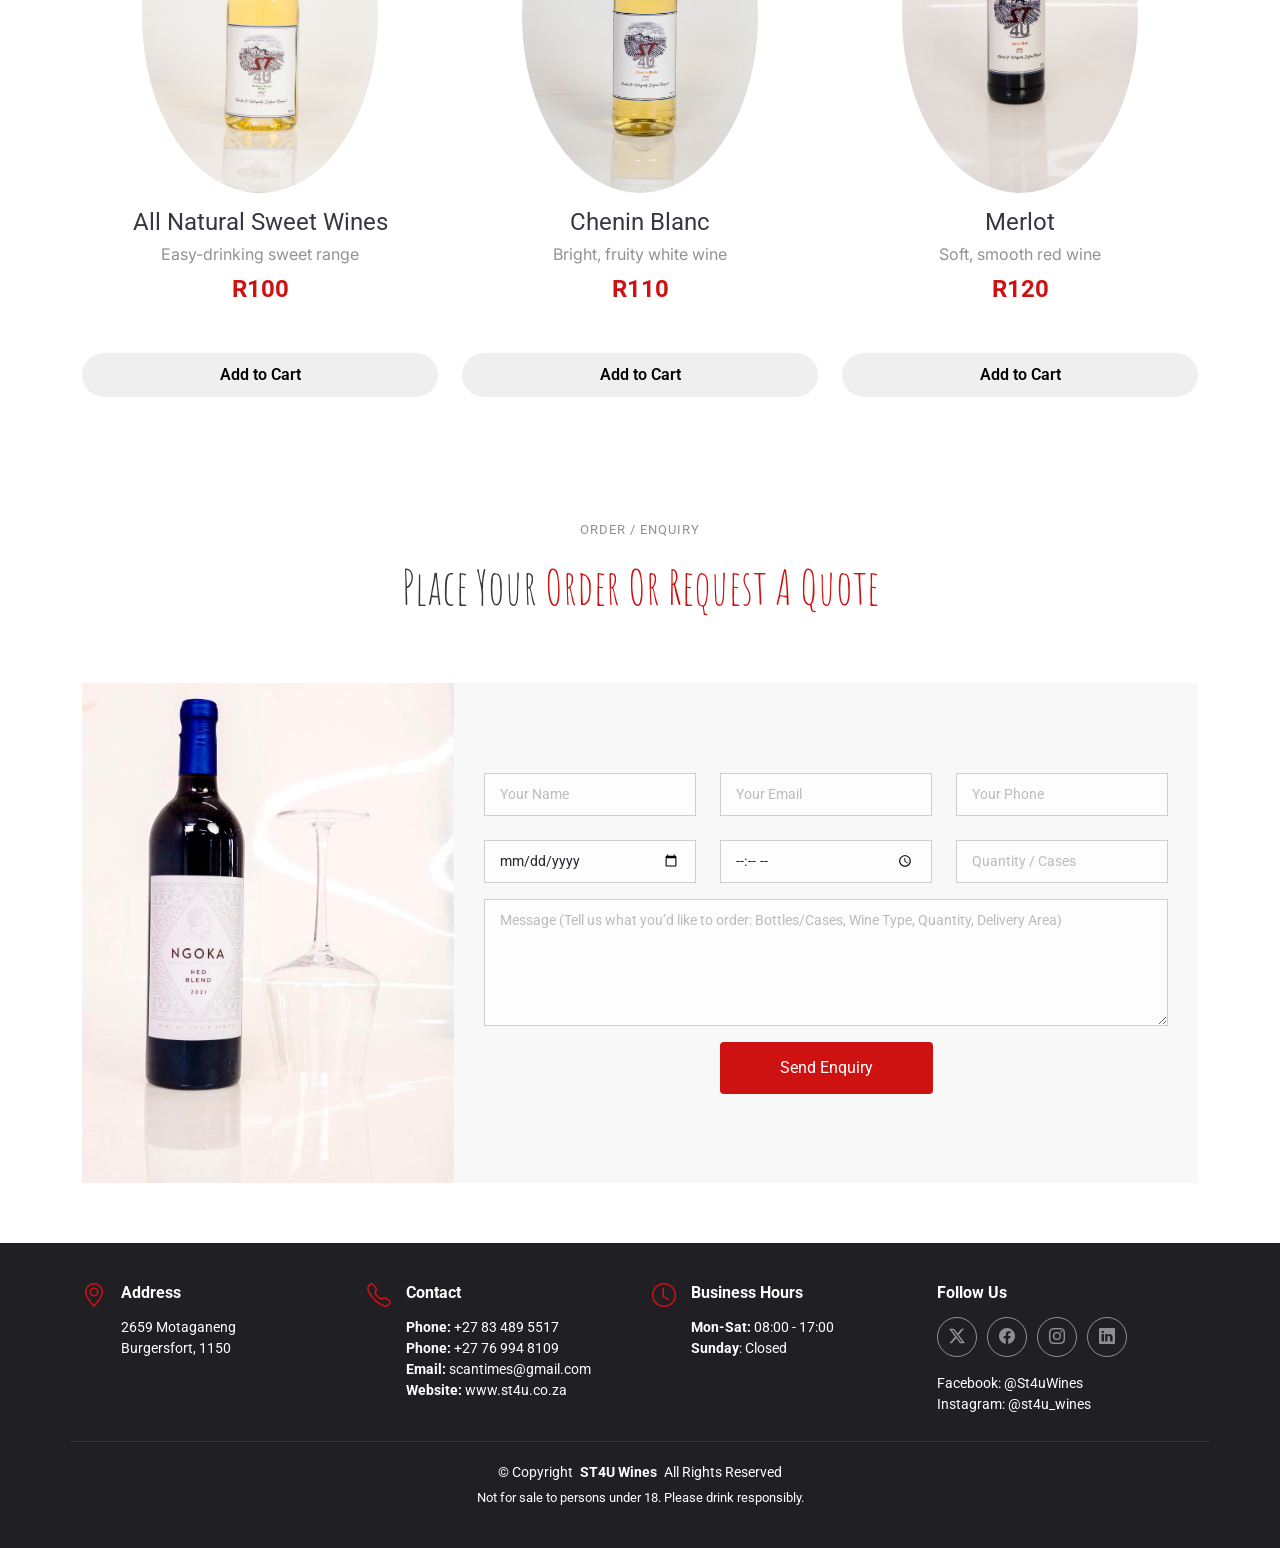
<file: winepricelist.html>
<!DOCTYPE html>
<html lang="en">

<head>
  <meta charset="utf-8">
  <meta content="width=device-width, initial-scale=1.0" name="viewport">
  <title>Wine Pricelist - ST4U Wines</title>
  <meta name="description" content="Explore ST4U Wines pricing for bottles, cases and premium range.">
  <meta name="keywords" content="ST4U Wines, pricelist, wine, bottles, cases, premium">

  <!-- Favicons -->
  <link href="assets/img/gallery/logo.jpg" rel="icon">
  <link href="assets/img/logo.png" rel="apple-touch-icon">

  <!-- Fonts -->
  <link href="https://fonts.googleapis.com" rel="preconnect">
  <link href="https://fonts.gstatic.com" rel="preconnect" crossorigin>
  <link href="https://fonts.googleapis.com/css2?family=Roboto:ital,wght@0,100;0,300;0,400;0,500;0,700;0,900;1,100;1,300;1,400;1,500;1,700;1,900&family=Inter:wght@100;200;300;400;500;600;700;800;900&family=Amatic+SC:wght@400;700&display=swap" rel="stylesheet">

  <!-- Vendor CSS Files -->
  <link href="assets/vendor/bootstrap/css/bootstrap.min.css" rel="stylesheet">
  <link href="assets/vendor/bootstrap-icons/bootstrap-icons.css" rel="stylesheet">
  <link href="assets/vendor/aos/aos.css" rel="stylesheet">
  <link href="assets/vendor/glightbox/css/glightbox.min.css" rel="stylesheet">
  <link href="assets/vendor/swiper/swiper-bundle.min.css" rel="stylesheet">

  <!-- Main CSS File -->
  <link href="assets/css/main.css" rel="stylesheet">
</head>

<body class="starter-page-page">

  <header id="header" class="header d-flex align-items-center sticky-top">
    <div class="container position-relative d-flex align-items-center justify-content-between">

      <a href="index.html" class="logo d-flex align-items-center me-auto me-xl-0">
        <h1 class="sitename">ST4U Wines</h1>
        <span>.</span>
      </a>

      <nav id="navmenu" class="navmenu">
        <ul>
          <li><a href="index.html#hero">Home<br></a></li>
          <li><a href="about.html">About</a></li>
          <li><a href="winepricelist.html" class="active">Wine Pricelist</a></li>
          <li><a href="contact.html">Contact</a></li>
          <li>
            <a href="cart.html" class="btn-get-started cart-nav-btn">
              <i class="bi bi-cart3"></i>
              Cart
              <span id="cart-count" class="cart-count-badge">0</span>
            </a>
          </li>
        </ul>
        <i class="mobile-nav-toggle d-xl-none bi bi-list"></i>
      </nav>

    </div>
  </header>

  <main class="main">

    <div class="page-title" data-aos="fade">
      <div class="container">
        <h1>Wine Pricelist</h1>
        <nav class="breadcrumbs">
          <ol>
            <li><a href="index.html">Home</a></li>
            <li class="current">Wine Pricelist</li>
          </ol>
        </nav>
      </div>
    </div>

    <!-- Menu Section -->
    <section id="menu" class="menu section">

      <div class="container section-title" data-aos="fade-up">
        <h2>Wine Pricelist</h2>
        <p><span>Explore Our</span> <span class="description-title">ST4U Selection</span></p>
      </div>

      <div class="container">

        <ul class="nav nav-tabs d-flex justify-content-center" data-aos="fade-up" data-aos-delay="100">

          <li class="nav-item">
            <a class="nav-link active show" data-bs-toggle="tab" data-bs-target="#menu-starters">
              <h4>Bottles</h4>
            </a>
          </li>

          <li class="nav-item">
            <a class="nav-link" data-bs-toggle="tab" data-bs-target="#menu-breakfast">
              <h4>Cases</h4>
            </a>
          </li>

          <li class="nav-item">
            <a class="nav-link" data-bs-toggle="tab" data-bs-target="#menu-lunch">
              <h4>Premium Bottles</h4>
            </a>
          </li>

          <li class="nav-item">
            <a class="nav-link" data-bs-toggle="tab" data-bs-target="#menu-dinner">
              <h4>Premium Cases</h4>
            </a>
          </li>

        </ul>

        <div class="tab-content" data-aos="fade-up" data-aos-delay="200">

          <div class="tab-pane fade active show" id="menu-starters">

            <div class="tab-header text-center">
              <p>Pricelist</p>
              <h3>Bottles</h3>
            </div>

            <div class="row gy-5">

              <div class="col-lg-4 menu-item">
                <a href="assets/img/gallery/MCCnectar-W.jpg" class="glightbox"><img id="img-menu" src="assets/img/gallery/MCCnectar-W.jpg" class="menu-img img-fluid" alt=""></a>
                <h4>Sparkling Rosé</h4>
                <p class="ingredients">
                  Fresh & vibrant sparkle
                </p>
                <p class="price">
                  R145
                </p>
                <button class="btn-get-started add-to-cart-btn" data-id="sparkling-rose-bottle" data-name="Sparkling Rosé" data-price="145" data-image="assets/img/gallery/MCCnectar-W.jpg">Add to Cart</button>
              </div>

              <div class="col-lg-4 menu-item">
                <a href="assets/img/gallery/Brut.jpg" class="glightbox"><img id="img-menu" src="assets/img/gallery/Brut.jpg" class="menu-img img-fluid" alt=""></a>
                <h4>Cap Classique Brut</h4>
                <p class="ingredients">
                  Crisp classic bubbles
                </p>
                <p class="price">
                  R300
                </p>
                <button class="btn-get-started add-to-cart-btn" data-id="cap-classique-brut-bottle" data-name="Cap Classique Brut" data-price="300" data-image="assets/img/gallery/Brut.jpg">Add to Cart</button>
              </div>

              <div class="col-lg-4 menu-item">
                <a href="assets/img/gallery/MCCnectar-W.jpg" class="glightbox"><img id="img-menu" src="assets/img/gallery/MCCnectar-W.jpg" class="menu-img img-fluid" alt=""></a>
                <h4>Cap Classique Nectar</h4>
                <p class="ingredients">
                  Smooth & slightly sweet
                </p>
                <p class="price">
                  R350
                </p>
                <button class="btn-get-started add-to-cart-btn" data-id="cap-classique-nectar-bottle" data-name="Cap Classique Nectar" data-price="350" data-image="assets/img/gallery/MCCnectar-W.jpg">Add to Cart</button>
              </div>

              <div class="col-lg-4 menu-item">
                <a href="assets/img/gallery/NaturalSweetWhite-W.jpg" class="glightbox"><img id="img-menu" src="assets/img/gallery/NaturalSweetWhite-W.jpg" class="menu-img img-fluid" alt=""></a>
                <h4>All Natural Sweet Wines</h4>
                <p class="ingredients">
                  Easy-drinking sweet range
                </p>
                <p class="price">
                  R100
                </p>
                <button class="btn-get-started add-to-cart-btn" data-id="all-natural-sweet-bottle" data-name="All Natural Sweet Wines" data-price="100" data-image="assets/img/gallery/NaturalSweetWhite-W.jpg">Add to Cart</button>
              </div>

              <div class="col-lg-4 menu-item">
                <a href="assets/img/gallery/CheninBlanc-W.jpg" class="glightbox"><img id="img-menu" src="assets/img/gallery/CheninBlanc-W.jpg" class="menu-img img-fluid" alt=""></a>
                <h4>Chenin Blanc</h4>
                <p class="ingredients">
                  Bright, fruity white wine
                </p>
                <p class="price">
                  R110
                </p>
                <button class="btn-get-started add-to-cart-btn" data-id="chenin-blanc-bottle" data-name="Chenin Blanc" data-price="110" data-image="assets/img/gallery/CheninBlanc-W.jpg">Add to Cart</button>
              </div>

              <div class="col-lg-4 menu-item">
                <a href="assets/img/gallery/SweetRed-W.jpg" class="glightbox"><img id="img-menu" src="assets/img/gallery/SweetRed-W.jpg" class="menu-img img-fluid" alt=""></a>
                <h4>Merlot</h4>
                <p class="ingredients">
                  Soft, smooth red wine
                </p>
                <p class="price">
                  R120
                </p>
                <button class="btn-get-started add-to-cart-btn" data-id="merlot-bottle" data-name="Merlot" data-price="120" data-image="assets/img/gallery/SweetRed-W.jpg">Add to Cart</button>
              </div>

            </div>
          </div>

          <div class="tab-pane fade" id="menu-breakfast">

            <div class="tab-header text-center">
              <p>Pricelist</p>
              <h3>Cases</h3>
            </div>

            <div class="row gy-5">

              <div class="col-lg-4 menu-item">
                <a href="assets/img/gallery/MCCnectar-W.jpg" class="glightbox"><img id="img-menu" src="assets/img/gallery/MCCnectar-W.jpg" class="menu-img img-fluid" alt=""></a>
                <h4>Sparkling Rosé (Case)</h4>
                <p class="ingredients">
                  Great for celebrations
                </p>
                <p class="price">
                  R850
                </p>
                <button class="btn-get-started add-to-cart-btn" data-id="sparkling-rose-case" data-name="Sparkling Rosé (Case)" data-price="850" data-image="assets/img/gallery/MCCnectar-W.jpg">Add to Cart</button>
              </div>

              <div class="col-lg-4 menu-item">
                <a href="assets/img/gallery/Brut.jpg" class="glightbox"><img id="img-menu" src="assets/img/gallery/Brut.jpg" class="menu-img img-fluid" alt=""></a>
                <h4>Cap Classique Brut (Case)</h4>
                <p class="ingredients">
                  Classic sparkling case
                </p>
                <p class="price">
                  R1800
                </p>
                <button class="btn-get-started add-to-cart-btn" data-id="cap-classique-brut-case" data-name="Cap Classique Brut (Case)" data-price="1800" data-image="assets/img/gallery/Brut.jpg">Add to Cart</button>
              </div>

              <div class="col-lg-4 menu-item">
                <a href="assets/img/gallery/MCCnectar-W.jpg" class="glightbox"><img id="img-menu" src="assets/img/gallery/MCCnectar-W.jpg" class="menu-img img-fluid" alt=""></a>
                <h4>Cap Classique Nectar (Case)</h4>
                <p class="ingredients">
                  Smooth & elegant bubbles
                </p>
                <p class="price">
                  R2000
                </p>
                <button class="btn-get-started add-to-cart-btn" data-id="cap-classique-nectar-case" data-name="Cap Classique Nectar (Case)" data-price="2000" data-image="assets/img/gallery/MCCnectar-W.jpg">Add to Cart</button>
              </div>

              <div class="col-lg-4 menu-item">
                <a href="assets/img/gallery/NaturalSweetWhite-W.jpg" class="glightbox"><img id="img-menu" src="assets/img/gallery/NaturalSweetWhite-W.jpg" class="menu-img img-fluid" alt=""></a>
                <h4>All Natural Sweet Wines (Case)</h4>
                <p class="ingredients">
                  Sweet range case
                </p>
                <p class="price">
                  R560
                </p>
                <button class="btn-get-started add-to-cart-btn" data-id="all-natural-sweet-case" data-name="All Natural Sweet Wines (Case)" data-price="560" data-image="assets/img/gallery/NaturalSweetWhite-W.jpg">Add to Cart</button>
              </div>

              <div class="col-lg-4 menu-item">
                <a href="assets/img/gallery/CheninBlanc-W.jpg" class="glightbox"><img id="img-menu" src="assets/img/gallery/CheninBlanc-W.jpg" class="menu-img img-fluid" alt=""></a>
                <h4>Chenin Blanc (Case)</h4>
                <p class="ingredients">
                  White wine case
                </p>
                <p class="price">
                  R620
                </p>
                <button class="btn-get-started add-to-cart-btn" data-id="chenin-blanc-case" data-name="Chenin Blanc (Case)" data-price="620" data-image="assets/img/gallery/CheninBlanc-W.jpg">Add to Cart</button>
              </div>

              <div class="col-lg-4 menu-item">
                <a href="assets/img/gallery/Matseko.jpg" class="glightbox"><img id="img-menu" src="assets/img/gallery/Matseko.jpg" class="menu-img img-fluid" alt=""></a>
                <h4>Cabernet Sauvignon (Case)</h4>
                <p class="ingredients">
                  Bold red wine case
                </p>
                <p class="price">
                  R680
                </p>
                <button class="btn-get-started add-to-cart-btn" data-id="cabernet-sauvignon-case" data-name="Cabernet Sauvignon (Case)" data-price="680" data-image="assets/img/gallery/Matseko.jpg">Add to Cart</button>
              </div>

            </div>
          </div>

          <div class="tab-pane fade" id="menu-lunch">

            <div class="tab-header text-center">
              <p>Premium</p>
              <h3>Premium Bottles</h3>
            </div>

            <div class="row gy-5">

              <div class="col-lg-4 menu-item">
                <a href="assets/img/gallery/Matseko.jpg" class="glightbox"><img id="img-menu" src="assets/img/gallery/Ngoka.jpg" class="menu-img img-fluid" alt=""></a>
                <h4>Bordeaux Red Blend</h4>
                <p class="ingredients">
                  Premium red blend bottle
                </p>
                <p class="price">
                  R220
                </p>
                <button class="btn-get-started add-to-cart-btn" data-id="bordeaux-red-blend-bottle" data-name="Bordeaux Red Blend" data-price="220" data-image="assets/img/gallery/Ngoka.jpg">Add to Cart</button>
              </div>

              <div class="col-lg-4 menu-item">
                <a href="assets/img/gallery/Pinotage-W.jpg" class="glightbox"><img id="img-menu" src="assets/img/gallery/Pinotage-W.jpg" class="menu-img img-fluid" alt=""></a>
                <h4>Cabernet Sauvignon / Merlot</h4>
                <p class="ingredients">
                  Premium red blend bottle
                </p>
                <p class="price">
                  R210
                </p>
                <button class="btn-get-started add-to-cart-btn" data-id="cabernet-merlot-bottle" data-name="Cabernet Sauvignon / Merlot" data-price="210" data-image="assets/img/gallery/Pinotage-W.jpg">Add to Cart</button>
              </div>

              <div class="col-lg-4 menu-item">
                <a href="assets/img/gallery/CheninBlanc-W.jpg" class="glightbox"><img id="img-menu" src="assets/img/gallery/CheninBlanc-W.jpg" class="menu-img img-fluid" alt=""></a>
                <h4>Cabernet Sauvignon</h4>
                <p class="ingredients">
                  Classic bold red bottle
                </p>
                <p class="price">
                  R120
                </p>
                <button class="btn-get-started add-to-cart-btn" data-id="cabernet-sauvignon-premium-bottle" data-name="Cabernet Sauvignon" data-price="120" data-image="assets/img/gallery/CheninBlanc-W.jpg">Add to Cart</button>
              </div>

              <div class="col-lg-4 menu-item">
                <a href="assets/img/gallery/SweetRed-W.jpg" class="glightbox"><img id="img-menu" src="assets/img/gallery/SweetRed-W.jpg" class="menu-img img-fluid" alt=""></a>
                <h4>Merlot</h4>
                <p class="ingredients">
                  Smooth & balanced red
                </p>
                <p class="price">
                  R120
                </p>
                <button class="btn-get-started add-to-cart-btn" data-id="merlot-premium-bottle" data-name="Merlot" data-price="120" data-image="assets/img/gallery/SweetRed-W.jpg">Add to Cart</button>
              </div>

              <div class="col-lg-4 menu-item">
                <a href="assets/img/gallery/CheninBlanc-W.jpg" class="glightbox"><img id="img-menu" src="assets/img/gallery/CheninBlanc-W.jpg" class="menu-img img-fluid" alt=""></a>
                <h4>Chenin Blanc</h4>
                <p class="ingredients">
                  Crisp & fruity white
                </p>
                <p class="price">
                  R110
                </p>
                <button class="btn-get-started add-to-cart-btn" data-id="chenin-blanc-premium-bottle" data-name="Chenin Blanc" data-price="110" data-image="assets/img/gallery/CheninBlanc-W.jpg">Add to Cart</button>
              </div>

              <div class="col-lg-4 menu-item">
                <a href="assets/img/gallery/NaturalSweetWhite-W.jpg" class="glightbox"><img id="img-menu" src="assets/img/gallery/NaturalSweetWhite-W.jpg" class="menu-img img-fluid" alt=""></a>
                <h4>All Natural Sweet Wines</h4>
                <p class="ingredients">
                  Sweet & easy-drinking
                </p>
                <p class="price">
                  R100
                </p>
                <button class="btn-get-started add-to-cart-btn" data-id="all-natural-sweet-premium-bottle" data-name="All Natural Sweet Wines" data-price="100" data-image="assets/img/gallery/NaturalSweetWhite-W.jpg">Add to Cart</button>
              </div>

            </div>
          </div>

          <div class="tab-pane fade" id="menu-dinner">

            <div class="tab-header text-center">
              <p>Premium</p>
              <h3>Premium Cases</h3>
            </div>

            <div class="row gy-5">

              <div class="col-lg-4 menu-item">
                <a href="assets/img/gallery/Ngoka.jpg" class="glightbox"><img id="img-menu" src="assets/img/gallery/Ngoka.jpg" class="menu-img img-fluid" alt=""></a>
                <h4>Bordeaux Red Blend (Case)</h4>
                <p class="ingredients">
                  Premium case option
                </p>
                <p class="price">
                  R1220
                </p>
                <button class="btn-get-started add-to-cart-btn" data-id="bordeaux-red-blend-case" data-name="Bordeaux Red Blend (Case)" data-price="1220" data-image="assets/img/gallery/Ngoka.jpg">Add to Cart</button>
              </div>

              <div class="col-lg-4 menu-item">
                <a href="assets/img/gallery/Matseko.jpg" class="glightbox"><img id="img-menu" src="assets/img/gallery/Matseko.jpg" class="menu-img img-fluid" alt=""></a>
                <h4>Cabernet Sauvignon / Merlot (Case)</h4>
                <p class="ingredients">
                  Premium case option
                </p>
                <p class="price">
                  R1160
                </p>
                <button class="btn-get-started add-to-cart-btn" data-id="cabernet-merlot-case" data-name="Cabernet Sauvignon / Merlot (Case)" data-price="1160" data-image="assets/img/gallery/Matseko.jpg">Add to Cart</button>
              </div>

              <div class="col-lg-4 menu-item">
                <a href="assets/img/gallery/Brut.jpg" class="glightbox"><img id="img-menu" src="assets/img/gallery/Brut.jpg" class="menu-img img-fluid" alt=""></a>
                <h4>Cap Classique Brut (Case)</h4>
                <p class="ingredients">
                  Sparkling case option
                </p>
                <p class="price">
                  R1800
                </p>
                <button class="btn-get-started add-to-cart-btn" data-id="cap-classique-brut-premium-case" data-name="Cap Classique Brut (Case)" data-price="1800" data-image="assets/img/gallery/Brut.jpg">Add to Cart</button>
              </div>

              <div class="col-lg-4 menu-item">
                <a href="assets/img/gallery/MCCnectar-W.jpg" class="glightbox"><img id="img-menu" src="assets/img/gallery/MCCnectar-W.jpg" class="menu-img img-fluid" alt=""></a>
                <h4>Cap Classique Nectar (Case)</h4>
                <p class="ingredients">
                  Sparkling case option
                </p>
                <p class="price">
                  R2000
                </p>
                <button class="btn-get-started add-to-cart-btn" data-id="cap-classique-nectar-premium-case" data-name="Cap Classique Nectar (Case)" data-price="2000" data-image="assets/img/gallery/MCCnectar-W.jpg">Add to Cart</button>
              </div>

              <div class="col-lg-4 menu-item">
                <a href="assets/img/gallery/CheninBlanc-W.jpg" class="glightbox"><img id="img-menu" src="assets/img/gallery/CheninBlanc-W.jpg" class="menu-img img-fluid" alt=""></a>
                <h4>Chenin Blanc (Case)</h4>
                <p class="ingredients">
                  White wine case option
                </p>
                <p class="price">
                  R620
                </p>
                <button class="btn-get-started add-to-cart-btn" data-id="chenin-blanc-premium-case" data-name="Chenin Blanc (Case)" data-price="620" data-image="assets/img/gallery/CheninBlanc-W.jpg">Add to Cart</button>
              </div>

              <div class="col-lg-4 menu-item">
                <a href="assets/img/gallery/SweetRed-W.jpg" class="glightbox"><img id="img-menu" src="assets/img/gallery/SweetRed-W.jpg" class="menu-img img-fluid" alt=""></a>
                <h4>Merlot (Case)</h4>
                <p class="ingredients">
                  Red wine case option
                </p>
                <p class="price">
                  R680
                </p>
                <button class="btn-get-started add-to-cart-btn" data-id="merlot-premium-case" data-name="Merlot (Case)" data-price="680" data-image="assets/img/gallery/SweetRed-W.jpg">Add to Cart</button>
              </div>

            </div>
          </div>

        </div>

      </div>

    </section><!-- /Menu Section -->

    <!-- Book A Table Section -->
    <section id="book-a-table" class="book-a-table section">

      <div class="container section-title" data-aos="fade-up">
        <h2>Order / Enquiry</h2>
        <p><span>Place Your</span> <span class="description-title">Order Or Request A Quote<br></span></p>
      </div>

      <div class="container">

        <div class="row g-0" data-aos="fade-up" data-aos-delay="100">

          <div class="col-lg-4 reservation-img" style="background-image: url(assets/img/gallery/IMG-20260205-WA0023.jpg);"></div>

          <div class="col-lg-8 d-flex align-items-center reservation-form-bg" data-aos="fade-up" data-aos-delay="200">
            <form action="forms/book-a-table.php" method="post" role="form" class="php-email-form">
              <div class="row gy-4">
                <div class="col-lg-4 col-md-6">
                  <input type="text" name="name" class="form-control" id="name" placeholder="Your Name" required="">
                </div>
                <div class="col-lg-4 col-md-6">
                  <input type="email" class="form-control" name="email" id="email" placeholder="Your Email" required="">
                </div>
                <div class="col-lg-4 col-md-6">
                  <input type="text" class="form-control" name="phone" id="phone" placeholder="Your Phone" required="">
                </div>
                <div class="col-lg-4 col-md-6">
                  <input type="date" name="date" class="form-control" id="date" placeholder="Date" required="">
                </div>
                <div class="col-lg-4 col-md-6">
                  <input type="time" class="form-control" name="time" id="time" placeholder="Time" required="">
                </div>
                <div class="col-lg-4 col-md-6">
                  <input type="number" class="form-control" name="people" id="people" placeholder="Quantity / Cases" required="">
                </div>
              </div>

              <div class="form-group mt-3">
                <textarea class="form-control" name="message" rows="5" placeholder="Message (Tell us what you’d like to order: Bottles/Cases, Wine Type, Quantity, Delivery Area)"></textarea>
              </div>

              <div class="text-center mt-3">
                <div class="loading">Loading</div>
                <div class="error-message"></div>
                <div class="sent-message">Your enquiry was sent. We will contact you to confirm availability and next steps. Thank you!</div>
                <button type="submit">Send Enquiry</button>
              </div>
            </form>
          </div>

        </div>

      </div>

    </section><!-- /Book A Table Section -->

  </main>

  <footer id="footer" class="footer dark-background">

    <div class="container">
      <div class="row gy-3">
        <div class="col-lg-3 col-md-6 d-flex">
          <i class="bi bi-geo-alt icon"></i>
          <div class="address">
            <h4>Address</h4>
            <p>2659 Motaganeng</p>
            <p>Burgersfort, 1150</p>
            <p></p>
          </div>

        </div>

        <div class="col-lg-3 col-md-6 d-flex">
          <i class="bi bi-telephone icon"></i>
          <div>
            <h4>Contact</h4>
            <p>
              <strong>Phone:</strong> <span>+27 83 489 5517</span><br>
              <strong>Phone:</strong> <span>+27 76 994 8109</span><br>
              <strong>Email:</strong> <span>scantimes@gmail.com</span><br>
              <strong>Website:</strong> <span>www.st4u.co.za</span><br>
            </p>
          </div>
        </div>

        <div class="col-lg-3 col-md-6 d-flex">
          <i class="bi bi-clock icon"></i>
          <div>
            <h4>Business Hours</h4>
            <p>
              <strong>Mon-Sat:</strong> <span>08:00 - 17:00</span><br>
              <strong>Sunday</strong>: <span>Closed</span>
            </p>
          </div>
        </div>

        <div class="col-lg-3 col-md-6">
          <h4>Follow Us</h4>
          <div class="social-links d-flex">
            <a href="#" class="twitter"><i class="bi bi-twitter-x"></i></a>
            <a href="#" class="facebook"><i class="bi bi-facebook"></i></a>
            <a href="#" class="instagram"><i class="bi bi-instagram"></i></a>
            <a href="#" class="linkedin"><i class="bi bi-linkedin"></i></a>
          </div>
          <p class="mt-3 mb-0">Facebook: @St4uWines<br>Instagram: @st4u_wines</p>
        </div>

      </div>
    </div>

    <div class="container copyright text-center mt-4">
      <p>© <span>Copyright</span> <strong class="px-1 sitename">ST4U Wines</strong> <span>All Rights Reserved</span></p>
      <div class="credits">
        Not for sale to persons under 18. Please drink responsibly.
      </div>
    </div>

  </footer>

  <a href="#" id="scroll-top" class="scroll-top d-flex align-items-center justify-content-center"><i class="bi bi-arrow-up-short"></i></a>
  <div id="preloader"></div>

  <script src="assets/vendor/bootstrap/js/bootstrap.bundle.min.js"></script>
  <script src="assets/vendor/php-email-form/validate.js"></script>
  <script src="assets/vendor/aos/aos.js"></script>
  <script src="assets/vendor/glightbox/js/glightbox.min.js"></script>
  <script src="assets/vendor/purecounter/purecounter_vanilla.js"></script>
  <script src="assets/vendor/swiper/swiper-bundle.min.js"></script>
  <script src="assets/js/main.js"></script>
  <script src="assets/js/cart.js"></script>

</body>

</html>
</file>
<file: assets/css/main.css>
/* Fonts */
:root {
  --default-font: "Roboto",  system-ui, -apple-system, "Segoe UI", Roboto, "Helvetica Neue", Arial, "Noto Sans", "Liberation Sans", sans-serif, "Apple Color Emoji", "Segoe UI Emoji", "Segoe UI Symbol", "Noto Color Emoji";
  --heading-font: "Amatic SC",  sans-serif;
  --nav-font: "Inter",  sans-serif;
}

/* Global Colors - The following color variables are used throughout the website. Updating them here will change the color scheme of the entire website */
:root { 
  --background-color: #ffffff; /* Background color for the entire website, including individual sections */
  --default-color: #212529; /* Default color used for the majority of the text content across the entire website */
  --heading-color: #37373f; /* Color for headings, subheadings and title throughout the website */
  --accent-color: #ce1212; /* Accent color that represents your brand on the website. It's used for buttons, links, and other elements that need to stand out */
  --surface-color: #ffffff; /* The surface color is used as a background of boxed elements within sections, such as cards, icon boxes, or other elements that require a visual separation from the global background. */
  --contrast-color: #ffffff; /* Contrast color for text, ensuring readability against backgrounds of accent, heading, or default colors. */
}

/* Nav Menu Colors - The following color variables are used specifically for the navigation menu. They are separate from the global colors to allow for more customization options */
:root {
  --nav-color: #7f7f90;  /* The default color of the main navmenu links */
  --nav-hover-color: #ce1212; /* Applied to main navmenu links when they are hovered over or active */
  --nav-mobile-background-color: #ffffff; /* Used as the background color for mobile navigation menu */
  --nav-dropdown-background-color: #ffffff; /* Used as the background color for dropdown items that appear when hovering over primary navigation items */
  --nav-dropdown-color: #7f7f90; /* Used for navigation links of the dropdown items in the navigation menu. */
  --nav-dropdown-hover-color: #ce1212; /* Similar to --nav-hover-color, this color is applied to dropdown navigation links when they are hovered over. */
}

/*phaswane*/
#logo1{
  border-bottom-left-radius: 35%;
  border-bottom-right-radius: 35%;
  border-top-right-radius: 35%;
  border-top-left-radius: 35%;
}
#img-menu{
  border-bottom-left-radius: 50%;
  border-bottom-right-radius: 50%;
  border-top-right-radius: 50%;
  border-top-left-radius: 50%;

}
/*phaswane trying cart*/
/* ===============================
   CART SYSTEM STYLES
=================================*/

/* Cart nav button */
.cart-nav-btn {
  display: inline-flex;
  align-items: center;
  gap: 8px;
}

/* Cart count badge */
.cart-count-badge {
  display: inline-flex;
  align-items: center;
  justify-content: center;
  min-width: 22px;
  height: 22px;
  border-radius: 50%;
  background: #ffffff;
  color: #ce1212;
  font-size: 12px;
  font-weight: 700;
  padding: 0 6px;
}

/* Add to cart button */
.add-to-cart-btn {
  margin-top: 12px;
  border: 0;
  cursor: pointer;
}

/* Cart card container */
.cart-page-card {
  background: #fff;
  border-radius: 14px;
  padding: 20px;
  box-shadow: 0 0 25px rgba(0,0,0,0.06);
  margin-bottom: 20px;
}

/* Individual cart item */
.cart-item {
  display: flex;
  gap: 15px;
  align-items: center;
  border-bottom: 1px solid #eee;
  padding: 15px 0;
}

.cart-item:last-child {
  border-bottom: none;
}

/* Cart product image */
.cart-item img {
  width: 90px;
  height: 90px;
  object-fit: cover;
  border-radius: 10px;
}

/* Cart details */
.cart-item-details {
  flex: 1;
}

.cart-item-title {
  font-size: 18px;
  font-weight: 700;
  margin-bottom: 6px;
}

.cart-item-price {
  color: #ce1212;
  font-weight: 700;
  margin-bottom: 8px;
}

/* Quantity controls */
.cart-qty-controls {
  display: flex;
  align-items: center;
  gap: 10px;
  flex-wrap: wrap;
}

/* + and - buttons */
.cart-qty-controls button {
  border: none;
  background: #ce1212;
  color: white;
  width: 34px;
  height: 34px;
  border-radius: 50%;
  font-weight: 700;
  cursor: pointer;
}

/* Remove button */
.cart-remove-btn {
  border: none;
  background: #222;
  color: white;
  padding: 8px 14px;
  border-radius: 30px;
  cursor: pointer;
}

/* Cart summary */
.cart-summary-box h3 {
  margin-bottom: 15px;
}

.cart-total-line {
  display: flex;
  justify-content: space-between;
  margin-bottom: 10px;
}

/* Empty cart message */
.empty-cart-message {
  text-align: center;
  padding: 40px 20px;
}

/* Mobile responsive */
@media (max-width: 768px) {
  .cart-item {
    flex-direction: column;
    align-items: flex-start;
  }
}
/* ===============================
   BUTTON IMPROVEMENTS
=================================*/

/* Main button style used across site */
.btn-get-started {
  display: inline-flex;
  align-items: center;
  justify-content: center;
  gap: 8px;
  padding: 10px 24px;
  border-radius: 50px;
  font-weight: 600;
  transition: 0.3s;
}

/* Hover effect */
.btn-get-started:hover {
  transform: translateY(-2px);
  box-shadow: 0 6px 15px rgba(0,0,0,0.15);
}

/* Add to cart button */
.add-to-cart-btn {
  margin-top: 12px;
  width: 100%;
}

/* Cart icon button */
.cart-nav-btn {
  position: relative;
}

/* Cart badge */
.cart-count-badge {
  position: absolute;
  top: -8px;
  right: -12px;
  background: #ffffff;
  color: #ce1212;
  border-radius: 50%;
  font-size: 12px;
  font-weight: 700;
  padding: 2px 6px;
  min-width: 18px;
  text-align: center;
}

/* View more button center alignment */
.menu .btn-get-started {
  margin-top: 30px;
}
/* Color Presets - These classes override global colors when applied to any section or element, providing reuse of the sam color scheme. */

.light-background {
  --background-color: #f2f2f2;
  --surface-color: #ffffff;
}

.dark-background {
  --background-color: #1f1f24;
  --default-color: #ffffff;
  --heading-color: #ffffff;
  --surface-color: #37373f;
  --contrast-color: #ffffff;
}

/* Smooth scroll */
:root {
  scroll-behavior: smooth;
}

/*--------------------------------------------------------------
# General Styling & Shared Classes
--------------------------------------------------------------*/
body {
  color: var(--default-color);
  background-color: var(--background-color);
  font-family: var(--default-font);
}

a {
  color: var(--accent-color);
  text-decoration: none;
  transition: 0.3s;
}

a:hover {
  color: color-mix(in srgb, var(--accent-color), transparent 25%);
  text-decoration: none;
}

h1,
h2,
h3,
h4,
h5,
h6 {
  color: var(--heading-color);
  font-family: var(--heading-font);
}

/* Pulsating Play Button
------------------------------*/
.pulsating-play-btn {
  width: 94px;
  height: 94px;
  background: radial-gradient(var(--accent-color) 50%, color-mix(in srgb, var(--accent-color), transparent 75%) 52%);
  border-radius: 50%;
  display: block;
  position: relative;
  overflow: hidden;
}

.pulsating-play-btn:before {
  content: "";
  position: absolute;
  width: 120px;
  height: 120px;
  animation-delay: 0s;
  animation: pulsate-play-btn 2s;
  animation-direction: forwards;
  animation-iteration-count: infinite;
  animation-timing-function: steps;
  opacity: 1;
  border-radius: 50%;
  border: 5px solid color-mix(in srgb, var(--accent-color), transparent 30%);
  top: -15%;
  left: -15%;
  background: rgba(198, 16, 0, 0);
}

.pulsating-play-btn:after {
  content: "";
  position: absolute;
  left: 50%;
  top: 50%;
  transform: translateX(-40%) translateY(-50%);
  width: 0;
  height: 0;
  border-top: 10px solid transparent;
  border-bottom: 10px solid transparent;
  border-left: 15px solid #fff;
  z-index: 100;
  transition: all 400ms cubic-bezier(0.55, 0.055, 0.675, 0.19);
}

.pulsating-play-btn:hover:before {
  content: "";
  position: absolute;
  left: 50%;
  top: 50%;
  transform: translateX(-40%) translateY(-50%);
  width: 0;
  height: 0;
  border: none;
  border-top: 10px solid transparent;
  border-bottom: 10px solid transparent;
  border-left: 15px solid #fff;
  z-index: 200;
  animation: none;
  border-radius: 0;
}

.pulsating-play-btn:hover:after {
  border-left: 15px solid var(--accent-color);
  transform: scale(20);
}

@keyframes pulsate-play-btn {
  0% {
    transform: scale(0.6, 0.6);
    opacity: 1;
  }

  100% {
    transform: scale(1, 1);
    opacity: 0;
  }
}

/* PHP Email Form Messages
------------------------------*/
.php-email-form .error-message {
  display: none;
  background: #df1529;
  color: #ffffff;
  text-align: left;
  padding: 15px;
  margin-bottom: 24px;
  font-weight: 600;
}

.php-email-form .sent-message {
  display: none;
  color: #ffffff;
  background: #059652;
  text-align: center;
  padding: 15px;
  margin-bottom: 24px;
  font-weight: 600;
}

.php-email-form .loading {
  display: none;
  background: var(--surface-color);
  text-align: center;
  padding: 15px;
  margin-bottom: 24px;
}

.php-email-form .loading:before {
  content: "";
  display: inline-block;
  border-radius: 50%;
  width: 24px;
  height: 24px;
  margin: 0 10px -6px 0;
  border: 3px solid var(--accent-color);
  border-top-color: var(--surface-color);
  animation: php-email-form-loading 1s linear infinite;
}

@keyframes php-email-form-loading {
  0% {
    transform: rotate(0deg);
  }

  100% {
    transform: rotate(360deg);
  }
}

/*--------------------------------------------------------------
# Global Header
--------------------------------------------------------------*/
.header {
  color: var(--default-color);
  background-color: var(--background-color);
  padding: 20px 0;
  transition: all 0.5s;
  z-index: 997;
}

.header .logo {
  line-height: 1;
}

.header .logo img {
  max-height: 36px;
  margin-right: 8px;
}

.header .logo h1 {
  font-size: 30px;
  margin: 0;
  font-weight: 700;
  color: var(--heading-color);
  font-family: var(--default-font);
}

.header .logo span {
  color: var(--accent-color);
  font-size: 36px;
}

.header .btn-getstarted,
.header .btn-getstarted:focus {
  color: var(--contrast-color);
  background: var(--accent-color);
  font-size: 14px;
  padding: 8px 26px;
  margin: 0;
  border-radius: 50px;
  transition: 0.3s;
}

.header .btn-getstarted:hover,
.header .btn-getstarted:focus:hover {
  color: var(--contrast-color);
  background: color-mix(in srgb, var(--accent-color), transparent 15%);
}

@media (max-width: 1200px) {
  .header .logo {
    order: 1;
  }

  .header .btn-getstarted {
    order: 2;
    margin: 0 15px 0 0;
    padding: 6px 20px;
  }

  .header .navmenu {
    order: 3;
  }
}

.scrolled .header {
  box-shadow: 0px 0 18px rgba(0, 0, 0, 0.1);
}

/*--------------------------------------------------------------
# Navigation Menu
--------------------------------------------------------------*/
/* Desktop Navigation */
@media (min-width: 1200px) {
  .navmenu {
    padding: 0;
  }

  .navmenu ul {
    margin: 0;
    padding: 0;
    display: flex;
    list-style: none;
    align-items: center;
  }

  .navmenu li {
    position: relative;
  }

  .navmenu>ul>li {
    white-space: nowrap;
    padding: 15px 14px;
  }

  .navmenu>ul>li:last-child {
    padding-right: 0;
  }

  .navmenu a,
  .navmenu a:focus {
    color: var(--nav-color);
    font-size: 15px;
    padding: 0 2px;
    font-family: var(--nav-font);
    font-weight: 500;
    display: flex;
    align-items: center;
    justify-content: space-between;
    white-space: nowrap;
    transition: 0.3s;
    position: relative;
  }

  .navmenu a i,
  .navmenu a:focus i {
    font-size: 12px;
    line-height: 0;
    margin-left: 5px;
    transition: 0.3s;
  }

  .navmenu>ul>li>a:before {
    content: "";
    position: absolute;
    height: 2px;
    bottom: -6px;
    left: 0;
    background-color: var(--nav-hover-color);
    visibility: hidden;
    width: 0px;
    transition: all 0.3s ease-in-out 0s;
  }

  .navmenu a:hover:before,
  .navmenu li:hover>a:before,
  .navmenu .active:before {
    visibility: visible;
    width: 100%;
  }

  .navmenu li:hover>a,
  .navmenu .active,
  .navmenu .active:focus {
    color: color-mix(in srgb, var(--nav-color) 80%, black 50%);
  }

  .navmenu .dropdown ul {
    margin: 0;
    padding: 10px 0;
    background: var(--nav-dropdown-background-color);
    display: block;
    position: absolute;
    visibility: hidden;
    left: 14px;
    top: 130%;
    opacity: 0;
    transition: 0.3s;
    border-radius: 4px;
    z-index: 99;
    box-shadow: 0px 0px 30px rgba(0, 0, 0, 0.1);
  }

  .navmenu .dropdown ul li {
    min-width: 200px;
  }

  .navmenu .dropdown ul a {
    padding: 10px 20px;
    font-size: 15px;
    text-transform: none;
    color: var(--nav-dropdown-color);
  }

  .navmenu .dropdown ul a i {
    font-size: 12px;
  }

  .navmenu .dropdown ul a:hover,
  .navmenu .dropdown ul .active:hover,
  .navmenu .dropdown ul li:hover>a {
    color: var(--nav-dropdown-hover-color);
  }

  .navmenu .dropdown:hover>ul {
    opacity: 1;
    top: 100%;
    visibility: visible;
  }

  .navmenu .dropdown .dropdown ul {
    top: 0;
    left: -90%;
    visibility: hidden;
  }

  .navmenu .dropdown .dropdown:hover>ul {
    opacity: 1;
    top: 0;
    left: -100%;
    visibility: visible;
  }
}

/* Mobile Navigation */
@media (max-width: 1199px) {
  .mobile-nav-toggle {
    color: var(--nav-color);
    font-size: 28px;
    line-height: 0;
    margin-right: 10px;
    cursor: pointer;
    transition: color 0.3s;
  }

  .navmenu {
    padding: 0;
    z-index: 9997;
  }

  .navmenu ul {
    display: none;
    list-style: none;
    position: absolute;
    inset: 60px 20px 20px 20px;
    padding: 10px 0;
    margin: 0;
    border-radius: 6px;
    background-color: var(--nav-mobile-background-color);
    border: 1px solid color-mix(in srgb, var(--default-color), transparent 90%);
    box-shadow: none;
    overflow-y: auto;
    transition: 0.3s;
    z-index: 9998;
  }

  .navmenu a,
  .navmenu a:focus {
    color: var(--nav-dropdown-color);
    padding: 10px 20px;
    font-family: var(--nav-font);
    font-size: 17px;
    font-weight: 500;
    display: flex;
    align-items: center;
    justify-content: space-between;
    white-space: nowrap;
    transition: 0.3s;
  }

  .navmenu a i,
  .navmenu a:focus i {
    font-size: 12px;
    line-height: 0;
    margin-left: 5px;
    width: 30px;
    height: 30px;
    display: flex;
    align-items: center;
    justify-content: center;
    border-radius: 50%;
    transition: 0.3s;
    background-color: color-mix(in srgb, var(--accent-color), transparent 90%);
  }

  .navmenu a i:hover,
  .navmenu a:focus i:hover {
    background-color: var(--accent-color);
    color: var(--contrast-color);
  }

  .navmenu a:hover,
  .navmenu .active,
  .navmenu .active:focus {
    color: var(--nav-dropdown-hover-color);
  }

  .navmenu .active i,
  .navmenu .active:focus i {
    background-color: var(--accent-color);
    color: var(--contrast-color);
    transform: rotate(180deg);
  }

  .navmenu .dropdown ul {
    position: static;
    display: none;
    z-index: 99;
    padding: 10px 0;
    margin: 10px 20px;
    background-color: var(--nav-dropdown-background-color);
    transition: all 0.5s ease-in-out;
  }

  .navmenu .dropdown ul ul {
    background-color: rgba(33, 37, 41, 0.1);
  }

  .navmenu .dropdown>.dropdown-active {
    display: block;
    background-color: rgba(33, 37, 41, 0.03);
  }

  .mobile-nav-active {
    overflow: hidden;
  }

  .mobile-nav-active .mobile-nav-toggle {
    color: #fff;
    position: absolute;
    font-size: 32px;
    top: 15px;
    right: 15px;
    margin-right: 0;
    z-index: 9999;
  }

  .mobile-nav-active .navmenu {
    position: fixed;
    overflow: hidden;
    inset: 0;
    background: rgba(33, 37, 41, 0.8);
    transition: 0.3s;
  }

  .mobile-nav-active .navmenu>ul {
    display: block;
  }
}

/*--------------------------------------------------------------
# Global Footer
--------------------------------------------------------------*/
.footer {
  --heading-font: var(--default-font);
  color: var(--default-color);
  background-color: var(--background-color);
  font-size: 14px;
  padding: 40px 0;
  position: relative;
}

.footer .icon {
  color: var(--accent-color);
  margin-right: 15px;
  font-size: 24px;
  line-height: 0;
}

.footer h4 {
  font-size: 16px;
  font-weight: 700;
  margin-bottom: 15px;
}

.footer .address p {
  margin-bottom: 0px;
}

.footer .social-links a {
  display: flex;
  align-items: center;
  justify-content: center;
  width: 40px;
  height: 40px;
  border-radius: 50%;
  border: 1px solid color-mix(in srgb, var(--default-color), transparent 50%);
  font-size: 16px;
  color: color-mix(in srgb, var(--default-color), transparent 50%);
  margin-right: 10px;
  transition: 0.3s;
}

.footer .social-links a:hover {
  color: var(--accent-color);
  border-color: var(--accent-color);
}

.footer .copyright {
  padding-top: 20px;
  border-top: 1px solid color-mix(in srgb, var(--default-color), transparent 90%);
}

.footer .copyright p {
  margin-bottom: 0;
}

.footer .credits {
  margin-top: 5px;
  font-size: 13px;
}

/*--------------------------------------------------------------
# Preloader
--------------------------------------------------------------*/
#preloader {
  position: fixed;
  inset: 0;
  z-index: 9999;
  overflow: hidden;
  background-color: var(--background-color);
  transition: all 0.6s ease-out;
  width: 100%;
  height: 100vh;
}

#preloader:before,
#preloader:after {
  content: "";
  position: absolute;
  border: 4px solid var(--accent-color);
  border-radius: 50%;
  animation: animate-preloader 2s cubic-bezier(0, 0.2, 0.8, 1) infinite;
}

#preloader:after {
  animation-delay: -0.5s;
}

@keyframes animate-preloader {
  0% {
    width: 10px;
    height: 10px;
    top: calc(50% - 5px);
    left: calc(50% - 5px);
    opacity: 1;
  }

  100% {
    width: 72px;
    height: 72px;
    top: calc(50% - 36px);
    left: calc(50% - 36px);
    opacity: 0;
  }
}

/*--------------------------------------------------------------
# Scroll Top Button
--------------------------------------------------------------*/
.scroll-top {
  position: fixed;
  visibility: hidden;
  opacity: 0;
  right: 15px;
  bottom: -15px;
  z-index: 99999;
  background-color: var(--accent-color);
  width: 44px;
  height: 44px;
  border-radius: 50px;
  transition: all 0.4s;
}

.scroll-top i {
  font-size: 24px;
  color: var(--contrast-color);
  line-height: 0;
}

.scroll-top:hover {
  background-color: color-mix(in srgb, var(--accent-color), transparent 20%);
  color: var(--contrast-color);
}

.scroll-top.active {
  visibility: visible;
  opacity: 1;
  bottom: 15px;
}

/*--------------------------------------------------------------
# Disable aos animation delay on mobile devices
--------------------------------------------------------------*/
@media screen and (max-width: 768px) {
  [data-aos-delay] {
    transition-delay: 0 !important;
  }
}

/*--------------------------------------------------------------
# Global Page Titles & Breadcrumbs
--------------------------------------------------------------*/
.page-title {
  --background-color: color-mix(in srgb, var(--default-color), transparent 96%);
  color: var(--default-color);
  background-color: var(--background-color);
  padding: 120px 0;
  text-align: center;
  position: relative;
}

.page-title h1 {
  font-size: 42px;
  font-weight: 400;
  margin-bottom: 10px;
  font-family: var(--default-font);
}

.page-title .breadcrumbs ol {
  display: flex;
  flex-wrap: wrap;
  list-style: none;
  justify-content: center;
  padding: 0;
  margin: 0;
  font-size: 16px;
  font-weight: 400;
}

.page-title .breadcrumbs ol li+li {
  padding-left: 10px;
}

.page-title .breadcrumbs ol li+li::before {
  content: "/";
  display: inline-block;
  padding-right: 10px;
  color: color-mix(in srgb, var(--default-color), transparent 70%);
}

/*--------------------------------------------------------------
# Global Sections
--------------------------------------------------------------*/
section,
.section {
  color: var(--default-color);
  background-color: var(--background-color);
  padding: 60px 0;
  scroll-margin-top: 92px;
  overflow: clip;
}

@media (max-width: 1199px) {

  section,
  .section {
    scroll-margin-top: 56px;
  }
}

/*--------------------------------------------------------------
# Global Section Titles
--------------------------------------------------------------*/
.section-title {
  text-align: center;
  padding-bottom: 60px;
  position: relative;
}

.section-title h2 {
  font-size: 13px;
  letter-spacing: 1px;
  font-weight: 400;
  padding: 0;
  margin: 0;
  color: color-mix(in srgb, var(--default-color), transparent 50%);
  display: inline-block;
  text-transform: uppercase;
  font-family: var(--default-font);
}

.section-title p {
  color: var(--heading-color);
  margin: 10px 0 0 0;
  font-size: 48px;
  font-weight: 500;
  font-family: var(--heading-font);
}

.section-title p .description-title {
  color: var(--accent-color);
}

/*--------------------------------------------------------------
# Hero Section
--------------------------------------------------------------*/
.hero {
  width: 100%;
  min-height: 60vh;
  position: relative;
  padding: 60px 0;
  display: flex;
  align-items: center;
}

.hero h1 {
  margin: 0;
  font-size: 64px;
  font-weight: 700;
}

.hero p {
  color: color-mix(in srgb, var(--default-color), transparent 30%);
  margin: 5px 0 30px 0;
  font-size: 20px;
  font-weight: 400;
}

.hero .btn-get-started {
  color: var(--contrast-color);
  background: var(--accent-color);
  font-weight: 400;
  font-size: 15px;
  letter-spacing: 1px;
  display: inline-block;
  padding: 10px 28px 12px 28px;
  border-radius: 50px;
  transition: 0.5s;
  box-shadow: 0 8px 28px rgba(0, 0, 0, 0.1);
}

.hero .btn-get-started:hover {
  color: var(--contrast-color);
  background: color-mix(in srgb, var(--accent-color), transparent 15%);
  box-shadow: 0 8px 28px rgba(0, 0, 0, 0.1);
}

.hero .btn-watch-video {
  font-size: 16px;
  transition: 0.5s;
  margin-left: 25px;
  color: var(--default-color);
  font-weight: 500;
}

.hero .btn-watch-video i {
  color: var(--accent-color);
  font-size: 32px;
  transition: 0.3s;
  line-height: 0;
  margin-right: 8px;
}

.hero .btn-watch-video:hover {
  color: var(--accent-color);
}

.hero .btn-watch-video:hover i {
  color: color-mix(in srgb, var(--accent-color), transparent 15%);
}

.hero .animated {
  animation: up-down 2s ease-in-out infinite alternate-reverse both;
}

@media (max-width: 640px) {
  .hero h1 {
    font-size: 28px;
    line-height: 36px;
  }

  .hero p {
    font-size: 18px;
    line-height: 24px;
    margin-bottom: 30px;
  }

  .hero .btn-get-started,
  .hero .btn-watch-video {
    font-size: 13px;
  }
}

@keyframes up-down {
  0% {
    transform: translateY(10px);
  }

  100% {
    transform: translateY(-10px);
  }
}

/*--------------------------------------------------------------
# About Section
--------------------------------------------------------------*/
.about h3 {
  font-weight: 700;
  font-size: 28px;
  margin-bottom: 20px;
}

.about .book-a-table {
  text-align: center;
  border: 4px solid color-mix(in srgb, var(--default-color), transparent 30%);
  padding: 22px;
}

.about .book-a-table h3 {
  font-family: var(--default-font);
  margin: 0 0 0 0;
  font-size: 24px;
}

.about .book-a-table p {
  color: var(--accent-color);
  font-weight: 500;
  font-size: 28px;
  margin: 0;
}

.about .fst-italic {
  color: color-mix(in srgb, var(--default-color), var(--contrast-color) 50%);
}

.about .content ul {
  list-style: none;
  padding: 0;
}

.about .content ul li {
  padding: 0 0 10px 30px;
  position: relative;
}

.about .content ul i {
  position: absolute;
  font-size: 20px;
  left: 0;
  top: -3px;
  color: var(--accent-color);
}

.about .content p:last-child {
  margin-bottom: 0;
}

.about .pulsating-play-btn {
  position: absolute;
  left: calc(50% - 47px);
  top: calc(50% - 47px);
}

/*--------------------------------------------------------------
# Why Us Section
--------------------------------------------------------------*/
.why-us .why-box {
  color: var(--contrast-color);
  background: var(--accent-color);
  padding: 30px;
}

.why-us .why-box h3 {
  color: var(--contrast-color);
  font-family: var(--default-font);
  font-weight: 700;
  font-size: 34px;
  margin-bottom: 30px;
}

.why-us .why-box p {
  margin-bottom: 30px;
}

.why-us .why-box .more-btn {
  display: inline-block;
  background: color-mix(in srgb, var(--contrast-color), transparent 85%);
  padding: 8px 40px 10px 40px;
  color: var(--contrast-color);
  transition: all ease-in-out 0.4s;
  border-radius: 50px;
}

.why-us .why-box .more-btn i {
  font-size: 14px;
}

.why-us .why-box .more-btn:hover {
  color: var(--accent-color);
  background: var(--surface-color);
}

.why-us .icon-box {
  background-color: var(--surface-color);
  text-align: center;
  padding: 40px 30px;
  width: 100%;
  height: 100%;
  border: 1px solid color-mix(in srgb, var(--default-color), transparent 90%);
}

.why-us .icon-box i {
  color: var(--accent-color);
  font-size: 32px;
  margin-bottom: 30px;
  background: color-mix(in srgb, var(--accent-color), transparent 95%);
  border-radius: 50px;
  display: flex;
  align-items: center;
  justify-content: center;
  width: 72px;
  height: 72px;
  transition: 0.3s;
}

.why-us .icon-box h4 {
  font-size: 20px;
  font-weight: 500;
  margin: 0 0 30px 0;
  font-family: var(--default-font);
}

.why-us .icon-box p {
  font-size: 15px;
  color: color-mix(in srgb, var(--default-color), transparent 30%);
}

.why-us .icon-box:hover i {
  color: var(--contrast-color);
  background: var(--accent-color);
}

/*--------------------------------------------------------------
# Stats Section
--------------------------------------------------------------*/
.stats {
  position: relative;
  padding: 120px 0;
}

.stats img {
  position: absolute;
  inset: 0;
  display: block;
  width: 100%;
  height: 100%;
  object-fit: cover;
  z-index: 1;
}

.stats:before {
  content: "";
  background: color-mix(in srgb, var(--background-color), transparent 40%);
  position: absolute;
  inset: 0;
  z-index: 2;
}

.stats .container {
  position: relative;
  z-index: 3;
}

.stats .stats-item {
  padding: 30px;
  width: 100%;
}

.stats .stats-item span {
  font-size: 48px;
  display: block;
  color: var(--default-color);
  font-weight: 700;
}

.stats .stats-item p {
  padding: 0;
  margin: 0;
  font-size: 16px;
  font-weight: 700;
  color: color-mix(in srgb, var(--default-color), transparent 40%);
}

/*--------------------------------------------------------------
# Menu Section
--------------------------------------------------------------*/
.menu .nav-tabs {
  border: 0;
}

.menu .nav-link {
  background-color: var(--background-color);
  color: color-mix(in srgb, var(--default-color), transparent 20%);
  margin: 0 15px;
  padding: 10px 5px;
  transition: 0.3s;
  border-radius: 0;
  cursor: pointer;
  height: 100%;
  border: 0;
  border-bottom: 2px solid color-mix(in srgb, var(--default-color), transparent 80%);
}

@media (max-width: 575px) {
  .menu .nav-link {
    margin: 0 10px;
    padding: 10px 0;
  }
}

.menu .nav-link i {
  padding-right: 15px;
  font-size: 48px;
}

.menu .nav-link h4 {
  font-size: 18px;
  font-weight: 400;
  margin: 0;
  font-family: var(--default-font);
}

@media (max-width: 575px) {
  .menu .nav-link h4 {
    font-size: 16px;
  }
}

.menu .nav-link:hover {
  color: var(--accent-color);
  border-color: var(--accent-color);
}

.menu .nav-link.active {
  background-color: var(--background-color);
  color: var(--accent-color);
  border-color: var(--accent-color);
}

.menu .tab-content .tab-header {
  padding: 30px 0;
}

.menu .tab-content .tab-header p {
  font-size: 14px;
  text-transform: uppercase;
  color: color-mix(in srgb, var(--default-color), transparent 20%);
  margin-bottom: 0;
}

.menu .tab-content .tab-header h3 {
  font-size: 48px;
  font-weight: 700;
  color: var(--accent-color);
}

.menu .tab-content .menu-item {
  text-align-last: center;
}

.menu .tab-content .menu-item .menu-img {
  padding: 0 60px;
  margin-bottom: 15px;
}

.menu .tab-content .menu-item h4 {
  font-size: 24px;
  font-weight: 400;
  margin-bottom: 5px;
  font-family: var(--default-font);
}

.menu .tab-content .menu-item .ingredients {
  font-family: var(--nav-font);
  color: color-mix(in srgb, var(--default-color), transparent 50%);
  margin-bottom: 5px;
}

.menu .tab-content .menu-item .price {
  font-size: 24px;
  font-weight: 700;
  color: var(--accent-color);
}

/*--------------------------------------------------------------
# Testimonials Section
--------------------------------------------------------------*/
.testimonials .testimonials-carousel,
.testimonials .testimonials-slider {
  overflow: hidden;
}

.testimonials .testimonial-item .testimonial-content {
  border-left: 3px solid var(--accent-color);
  padding-left: 30px;
}

.testimonials .testimonial-item .testimonial-img {
  border-radius: 50%;
  border: 4px solid var(--background-color);
  margin: 0 auto;
}

.testimonials .testimonial-item h3 {
  font-size: 20px;
  font-weight: bold;
  margin: 10px 0 5px 0;
}

.testimonials .testimonial-item h4 {
  font-size: 14px;
  color: color-mix(in srgb, var(--default-color), transparent 40%);
  margin: 0 0 10px 0;
}

.testimonials .testimonial-item .stars i {
  color: #ffc107;
  margin: 0 1px;
}

.testimonials .testimonial-item .quote-icon-left,
.testimonials .testimonial-item .quote-icon-right {
  color: color-mix(in srgb, var(--accent-color), transparent 50%);
  font-size: 26px;
  line-height: 0;
}

.testimonials .testimonial-item .quote-icon-left {
  display: inline-block;
  left: -5px;
  position: relative;
}

.testimonials .testimonial-item .quote-icon-right {
  display: inline-block;
  right: -5px;
  position: relative;
  top: 10px;
  transform: scale(-1, -1);
}

.testimonials .testimonial-item p {
  font-style: italic;
}

.testimonials .swiper-wrapper {
  height: auto;
}

.testimonials .swiper-pagination {
  margin-top: 30px;
  position: relative;
}

.testimonials .swiper-pagination .swiper-pagination-bullet {
  width: 12px;
  height: 12px;
  background-color: color-mix(in srgb, var(--default-color), transparent 85%);
  opacity: 1;
}

.testimonials .swiper-pagination .swiper-pagination-bullet-active {
  background-color: var(--accent-color);
}

/*--------------------------------------------------------------
# Events Section
--------------------------------------------------------------*/
.events .container-fluid {
  padding: 0;
}

.events .event-item {
  background-size: cover;
  background-position: cente;
  min-height: 600px;
  padding: 30px;
}

@media (max-width: 575px) {
  .events .event-item {
    min-height: 500px;
  }
}

.events .event-item:before {
  content: "";
  background: rgba(0, 0, 0, 0.6);
  position: absolute;
  inset: 0;
}

.events .event-item h3 {
  font-size: 24px;
  font-weight: 700;
  margin-bottom: 5px;
  color: #ffffff;
  position: relative;
}

.events .event-item .price {
  color: #ffffff;
  border-bottom: 2px solid var(--accent-color);
  font-size: 32px;
  font-weight: 700;
  margin-bottom: 15px;
  position: relative;
}

.events .event-item .description {
  margin-bottom: 0;
  color: rgba(255, 255, 255, 0.8);
  position: relative;
}

.events .swiper-wrapper {
  height: auto;
}

.events .swiper-pagination {
  margin-top: 20px;
  position: relative;
}

.events .swiper-pagination .swiper-pagination-bullet {
  width: 10px;
  height: 10px;
  background-color: color-mix(in srgb, var(--default-color), transparent 85%);
  opacity: 1;
}

.events .swiper-pagination .swiper-pagination-bullet-active {
  background-color: var(--accent-color);
}

/*--------------------------------------------------------------
# Chefs Section
--------------------------------------------------------------*/
.chefs .team-member {
  background-color: var(--surface-color);
  box-shadow: 0px 0 30px rgba(0, 0, 0, 0.1);
  overflow: hidden;
  text-align: center;
  border-radius: 5px;
  transition: 0.3s;
}

.chefs .team-member .member-img {
  position: relative;
  overflow: hidden;
}

.chefs .team-member .member-img:after {
  position: absolute;
  content: "";
  left: -1px;
  right: -1px;
  bottom: -1px;
  height: 100%;
  background-color: var(--surface-color);
  -webkit-mask: url("../img/team-shape.svg") no-repeat center bottom;
  mask: url("../img/team-shape.svg") no-repeat center bottom;
  -webkit-mask-size: contain;
  mask-size: contain;
  z-index: 1;
}

.chefs .team-member .social {
  position: absolute;
  right: -100%;
  top: 30px;
  opacity: 0;
  border-radius: 4px;
  transition: 0.5s;
  background: color-mix(in srgb, var(--background-color), transparent 60%);
  z-index: 2;
}

.chefs .team-member .social a {
  transition: color 0.3s;
  color: color-mix(in srgb, var(--default-color), transparent 50%);
  margin: 15px 12px;
  display: block;
  line-height: 0;
  text-align: center;
}

.chefs .team-member .social a:hover {
  color: var(--default-color);
}

.chefs .team-member .social i {
  font-size: 18px;
}

.chefs .team-member .member-info {
  padding: 10px 15px 20px 15px;
}

.chefs .team-member .member-info h4 {
  font-weight: 700;
  margin-bottom: 5px;
  font-size: 20px;
  font-family: var(--default-font);
}

.chefs .team-member .member-info span {
  display: block;
  font-size: 14px;
  font-weight: 400;
  color: color-mix(in srgb, var(--default-color), transparent 50%);
}

.chefs .team-member .member-info p {
  font-style: italic;
  font-size: 14px;
  padding-top: 15px;
  line-height: 26px;
  color: color-mix(in srgb, var(--default-color), transparent 30%);
}

.chefs .team-member:hover {
  transform: scale(1.08);
  box-shadow: 0px 0 30px rgba(0, 0, 0, 0.1);
}

.chefs .team-member:hover .social {
  right: 8px;
  opacity: 1;
}

/*--------------------------------------------------------------
# Book A Table Section
--------------------------------------------------------------*/
.book-a-table .reservation-img {
  min-height: 500px;
  background-size: cover;
  background-position: center;
}

.book-a-table .reservation-form-bg {
  background: color-mix(in srgb, var(--default-color), transparent 97%);
}

.book-a-table .php-email-form {
  padding: 30px;
}

@media (max-width: 575px) {
  .book-a-table .php-email-form {
    padding: 20px;
  }
}

.book-a-table .php-email-form input[type=text],
.book-a-table .php-email-form input[type=email],
.book-a-table .php-email-form input[type=number],
.book-a-table .php-email-form input[type=date],
.book-a-table .php-email-form input[type=time],
.book-a-table .php-email-form textarea {
  font-size: 14px;
  padding: 10px 15px;
  box-shadow: none;
  border-radius: 0;
  color: var(--default-color);
  background-color: color-mix(in srgb, var(--background-color), transparent 20%);
  border-color: color-mix(in srgb, var(--default-color), transparent 80%);
}

.book-a-table .php-email-form input[type=text]:focus,
.book-a-table .php-email-form input[type=email]:focus,
.book-a-table .php-email-form input[type=number]:focus,
.book-a-table .php-email-form input[type=date]:focus,
.book-a-table .php-email-form input[type=time]:focus,
.book-a-table .php-email-form textarea:focus {
  border-color: var(--accent-color);
}

.book-a-table .php-email-form input[type=text]::placeholder,
.book-a-table .php-email-form input[type=email]::placeholder,
.book-a-table .php-email-form input[type=number]::placeholder,
.book-a-table .php-email-form input[type=date]::placeholder,
.book-a-table .php-email-form input[type=time]::placeholder,
.book-a-table .php-email-form textarea::placeholder {
  color: color-mix(in srgb, var(--default-color), transparent 70%);
}

.book-a-table .php-email-form button[type=submit] {
  color: var(--contrast-color);
  background: var(--accent-color);
  border: 0;
  padding: 14px 60px;
  transition: 0.4s;
  border-radius: 4px;
}

.book-a-table .php-email-form button[type=submit]:hover {
  background: color-mix(in srgb, var(--accent-color), transparent 20%);
}

/*--------------------------------------------------------------
# Gallery Section
--------------------------------------------------------------*/
.gallery {
  overflow: hidden;
}

.gallery .swiper-wrapper {
  height: auto;
}

.gallery .swiper-pagination {
  margin-top: 20px;
  position: relative;
}

.gallery .swiper-pagination .swiper-pagination-bullet {
  background-color: color-mix(in srgb, var(--default-color), transparent 85%);
  border: 0;
  width: 12px;
  height: 12px;
  opacity: 1;
}

.gallery .swiper-pagination .swiper-pagination-bullet-active {
  background-color: var(--accent-color);
  opacity: 1;
}

.gallery .swiper-slide-active {
  text-align: center;
}

@media (min-width: 992px) {
  .gallery .swiper-wrapper {
    padding: 40px 0;
  }

  .gallery .swiper-slide-active {
    background: var(--background-color);
    border: 6px solid var(--accent-color);
    padding: 4px;
    z-index: 1;
    transform: scale(1.2);
    transition: none;
  }
}

/*--------------------------------------------------------------
# Contact Section
--------------------------------------------------------------*/
.contact .info-item {
  background-color: var(--surface-color);
  box-shadow: 0px 0px 20px rgba(0, 0, 0, 0.1);
  padding: 20px 30px;
}

.contact .info-item .icon {
  color: var(--contrast-color);
  background-color: var(--accent-color);
  width: 56px;
  height: 56px;
  font-size: 24px;
  display: flex;
  justify-content: center;
  align-items: center;
  transition: all 0.3s ease-in-out;
  border-radius: 50%;
  margin-right: 15px;
}

.contact .info-item h3 {
  font-size: 20px;
  font-weight: 700;
  margin: 0 0 5px 0;
  font-family: var(--default-font);
  color: color-mix(in srgb, var(--default-color), transparent 30%);
}

.contact .info-item p {
  padding: 0;
  margin-bottom: 0;
  font-size: 14px;
}

.contact .info-item .social-links a {
  font-size: 24px;
  display: inline-block;
  line-height: 1;
  margin: 4px 6px 0 0;
  transition: 0.3s;
  color: color-mix(in srgb, var(--default-color), transparent 50%);
}

.contact .info-item .social-links a:hover {
  color: var(--accent-color);
}

.contact .php-email-form {
  background-color: var(--surface-color);
  box-shadow: 0px 0px 20px rgba(0, 0, 0, 0.1);
  padding: 30px;
  margin-top: 30px;
}

@media (max-width: 575px) {
  .contact .php-email-form {
    padding: 20px;
  }
}

.contact .php-email-form input[type=text],
.contact .php-email-form input[type=email],
.contact .php-email-form textarea {
  color: var(--default-color);
  background-color: color-mix(in srgb, var(--surface-color), transparent 50%);
  border-color: color-mix(in srgb, var(--default-color), transparent 80%);
  font-size: 14px;
  padding: 10px 15px;
  box-shadow: none;
  border-radius: 0;
}

.contact .php-email-form input[type=text]:focus,
.contact .php-email-form input[type=email]:focus,
.contact .php-email-form textarea:focus {
  border-color: var(--accent-color);
}

.contact .php-email-form input[type=text]::placeholder,
.contact .php-email-form input[type=email]::placeholder,
.contact .php-email-form textarea::placeholder {
  color: color-mix(in srgb, var(--default-color), transparent 70%);
}

.contact .php-email-form button[type=submit] {
  color: var(--contrast-color);
  background: var(--accent-color);
  border: 0;
  padding: 10px 30px;
  transition: 0.4s;
  border-radius: 50px;
}

.contact .php-email-form button[type=submit]:hover {
  background: color-mix(in srgb, var(--accent-color), transparent 20%);
}

/*--------------------------------------------------------------
# Starter Section Section
--------------------------------------------------------------*/
.starter-section {
  /* Add your styles here */
}
</file>
